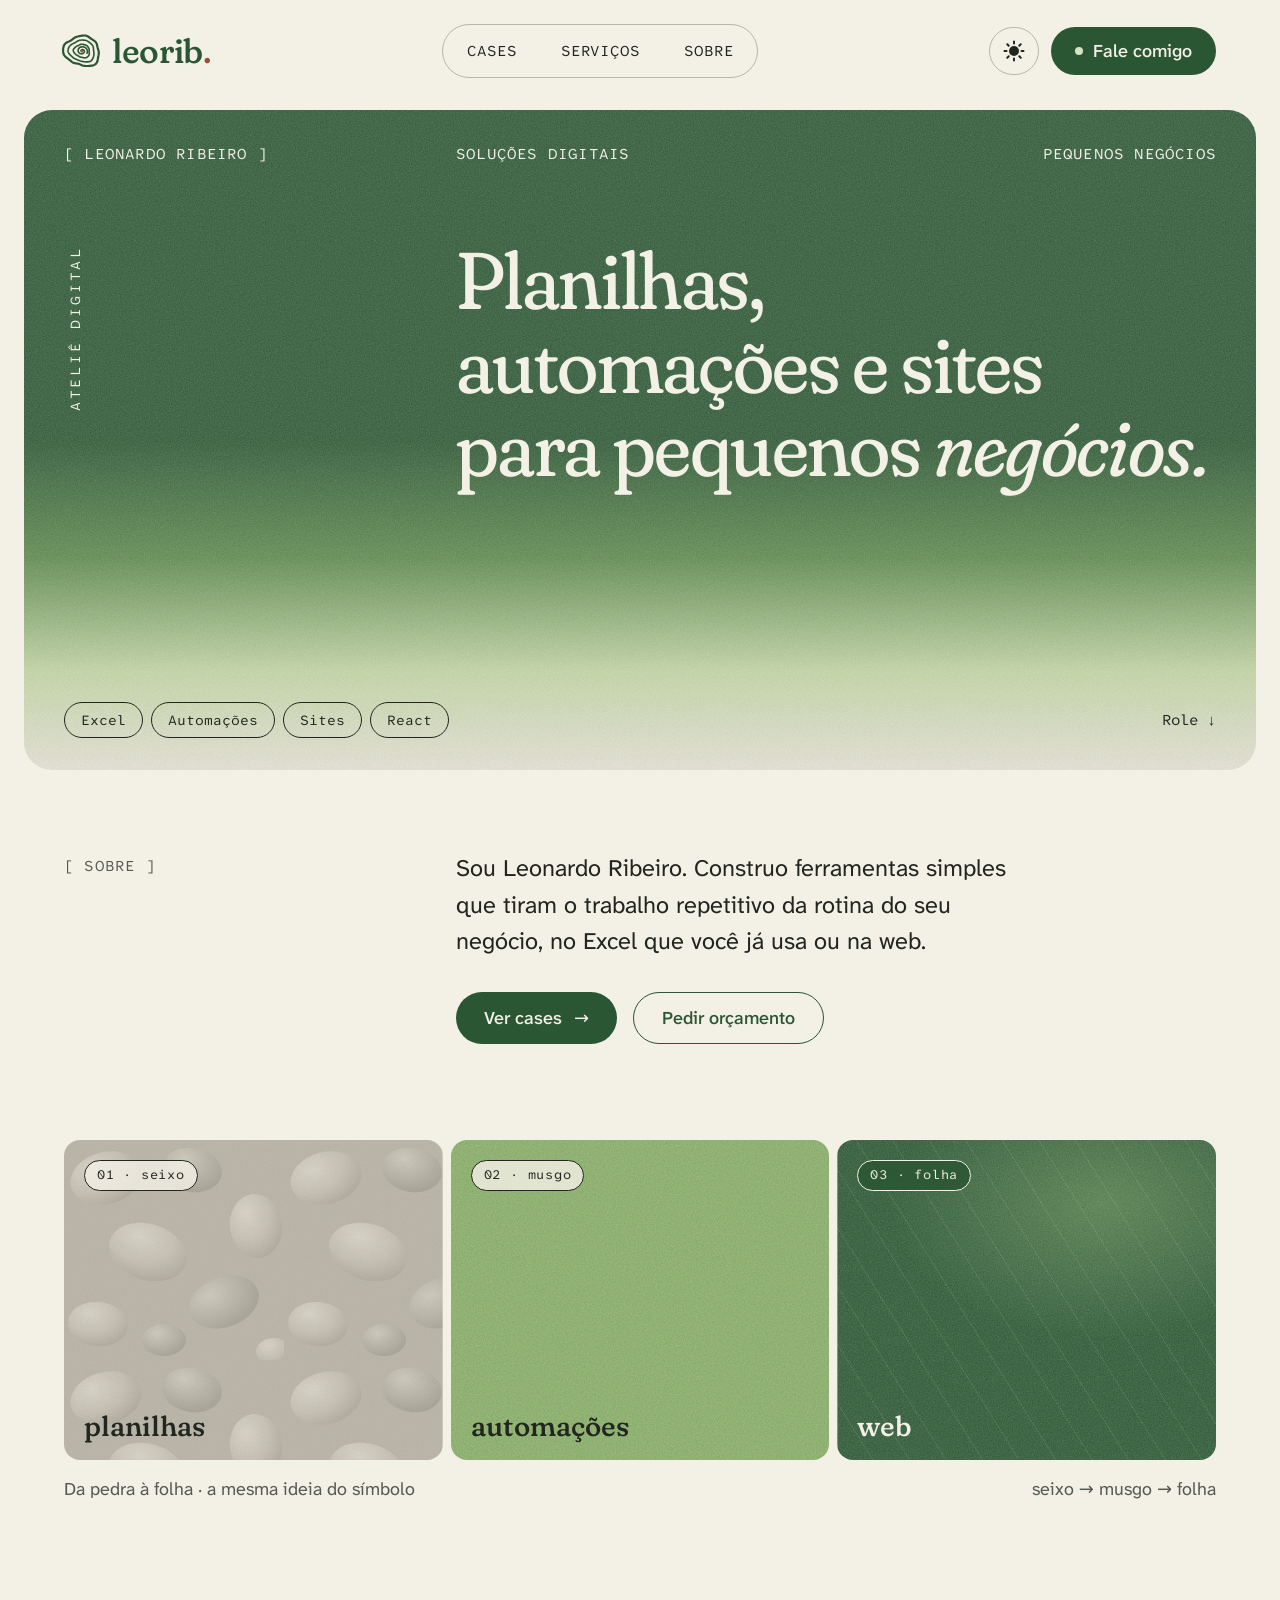
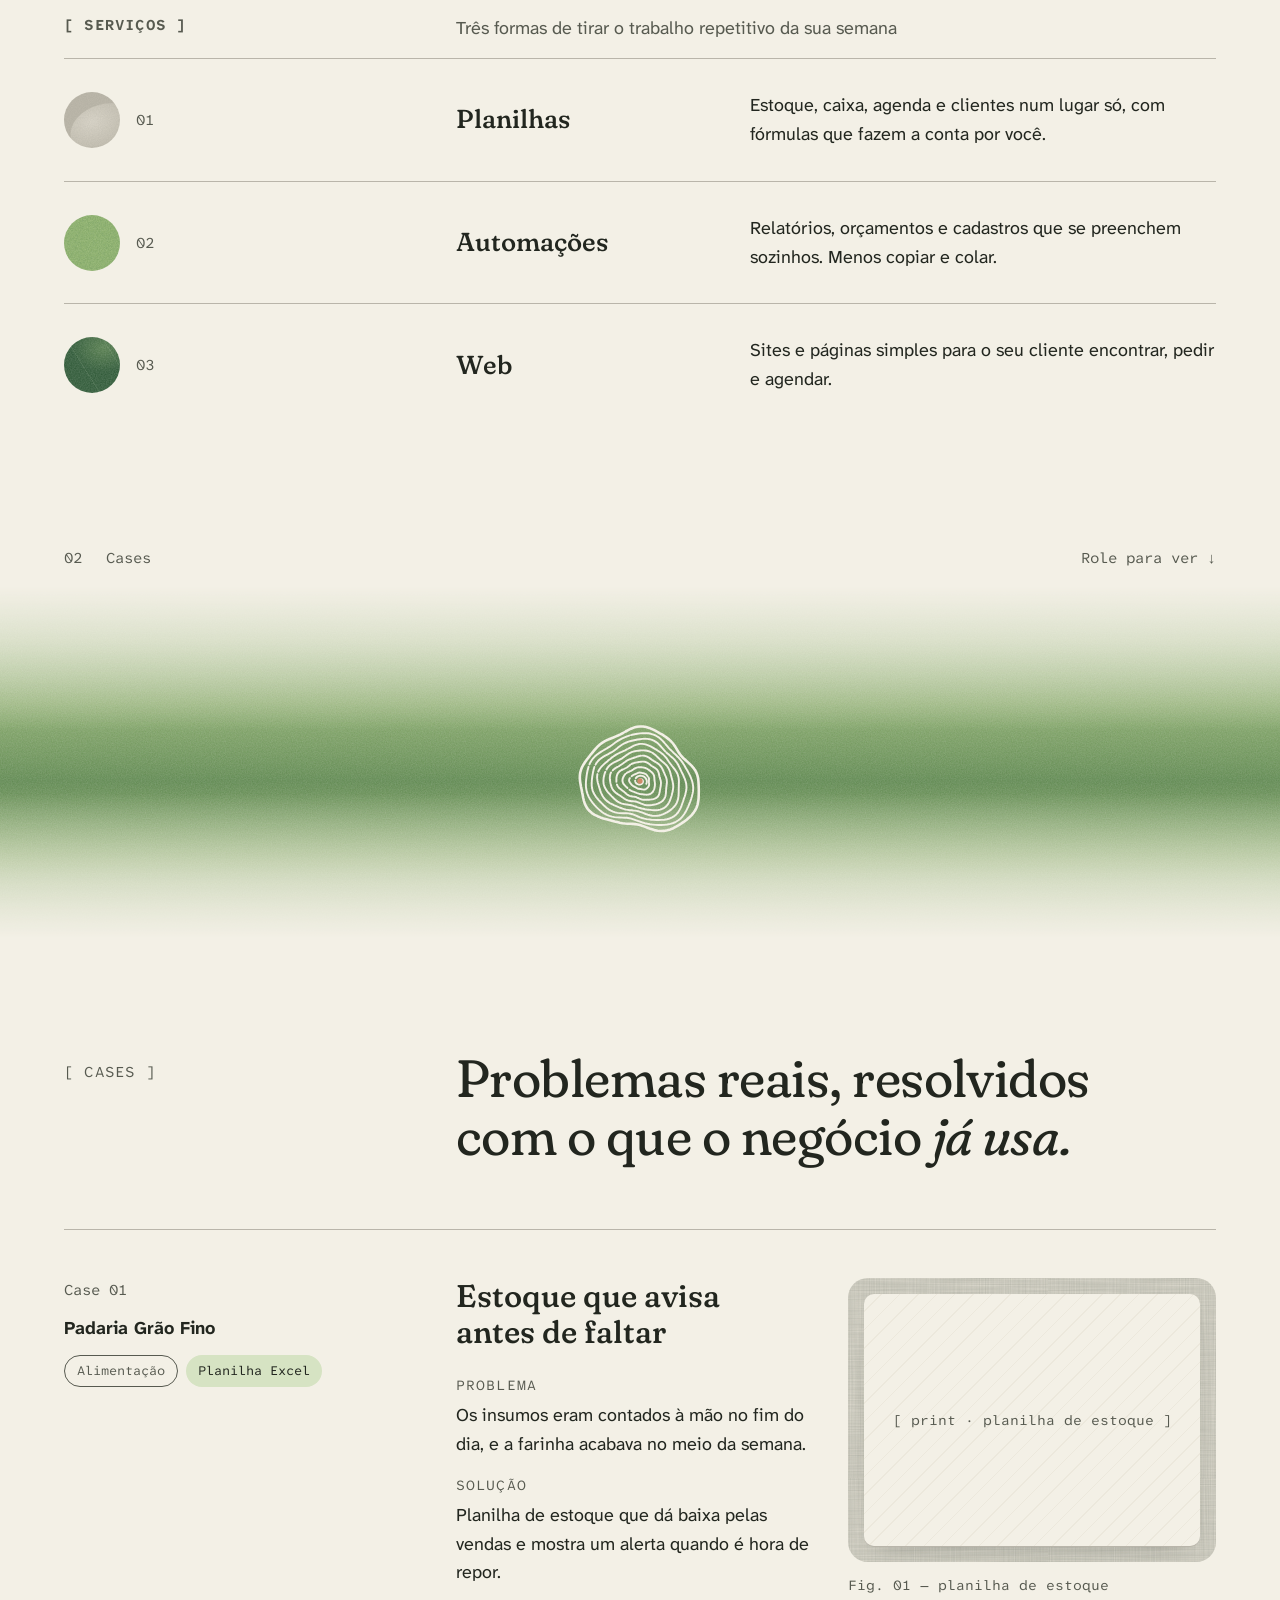
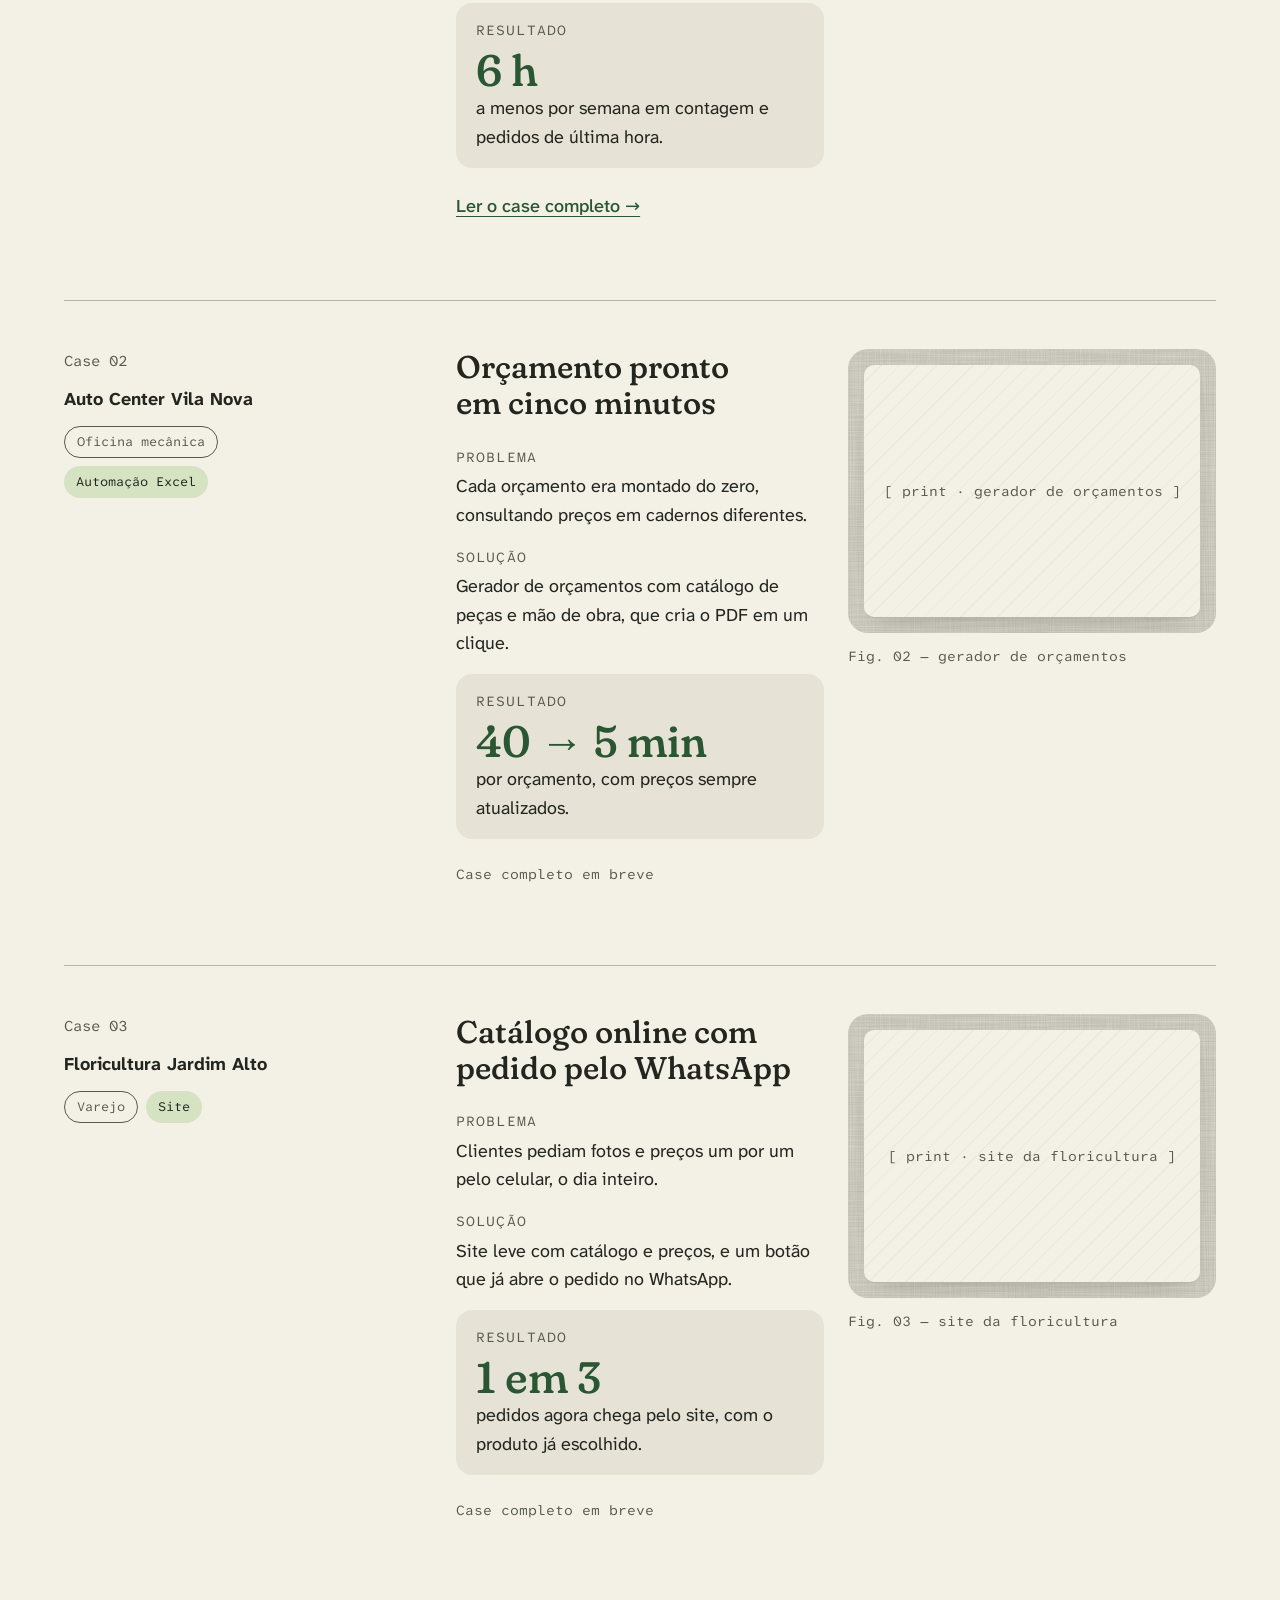
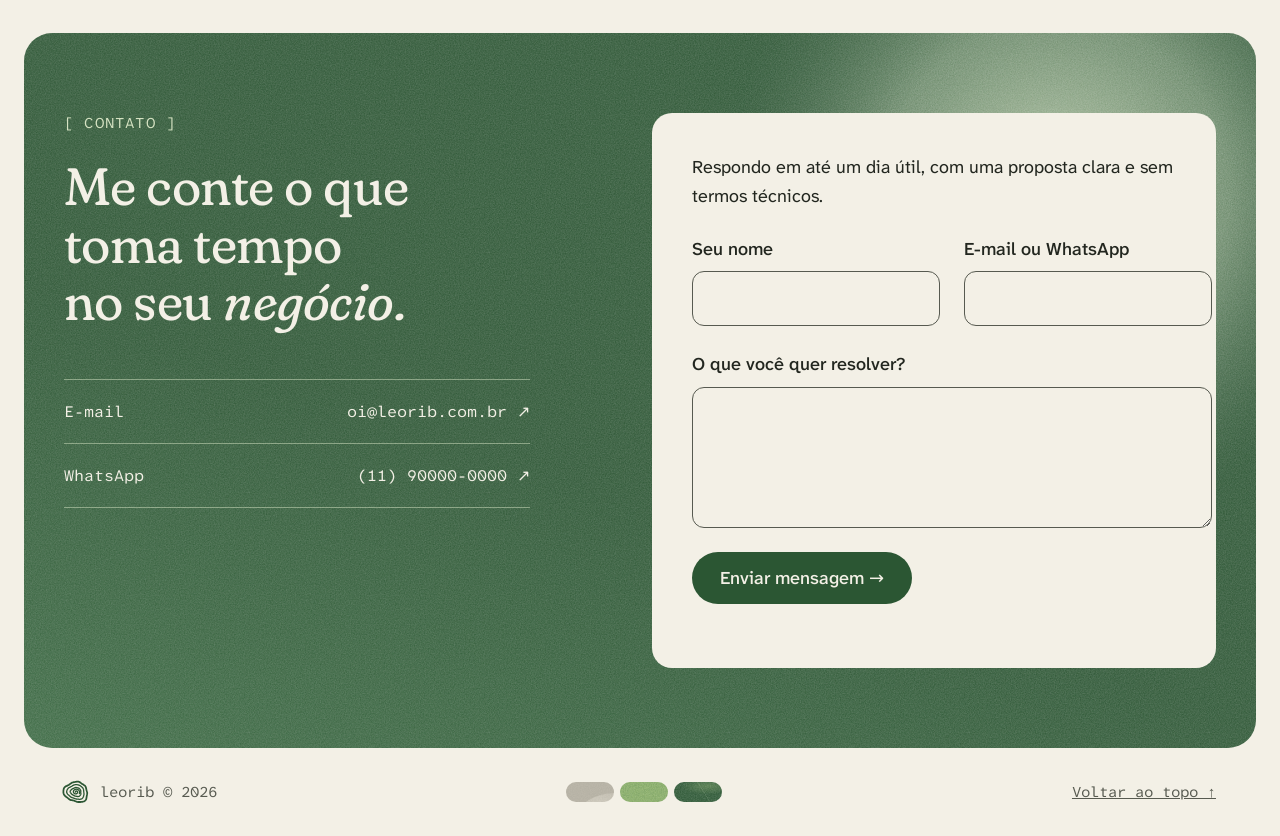
<file: index.html>
<!doctype html>
<html lang="pt-BR">
<head>
<meta charset="utf-8">
<meta name="viewport" content="width=device-width, initial-scale=1">
<title>leorib · Planilhas, automações e sites para pequenos negócios</title>
<meta name="description" content="Leonardo Ribeiro constrói planilhas, automações e sites simples que tiram o trabalho repetitivo da rotina de pequenos negócios.">
<meta name="theme-color" content="#F3F0E6" media="(prefers-color-scheme: light)">
<meta name="theme-color" content="#151A15" media="(prefers-color-scheme: dark)">
<script>/* tema: aplica a escolha salva antes do CSS, para não piscar o tema errado */(function(){var t=null;try{t=localStorage.getItem('leorib-tema')}catch(e){}if(t!=='light'&&t!=='dark')return;document.documentElement.setAttribute('data-theme',t);var c=t==='dark'?'#151A15':'#F3F0E6';document.querySelectorAll('meta[name="theme-color"]').forEach(function(m){m.setAttribute('content',c)})})()</script>
<link rel="preconnect" href="https://fonts.googleapis.com">
<link rel="preconnect" href="https://fonts.gstatic.com" crossorigin>
<link rel="stylesheet" href="https://fonts.googleapis.com/css2?family=Fraunces:ital,opsz,wght,SOFT@0,9..144,400..700,0..100;1,9..144,400..700,0..100&family=Atkinson+Hyperlegible+Next:wght@400;500;700&family=Atkinson+Hyperlegible+Mono:wght@400;500&display=swap">
<link rel="stylesheet" href="css/styles.css">
<script>document.documentElement.classList.add('js')</script>
<script src="js/digital.js" defer></script>
<script src="js/site.js" defer></script>
</head>
<body>
<a class="skip" href="#conteudo">Pular para o conteúdo</a>

<header class="site-header wrap">
  <a class="brand" href="index.html" aria-label="leorib, página inicial"><leo-digital size="36" cor="var(--logo)" cor-semente="var(--logo-seed)"></leo-digital><span>leorib<span class="brand-dot">.</span></span></a>
  <nav class="nav-pill" aria-label="Principal">
    <a href="#cases">Cases</a>
    <a href="servicos.html">Serviços</a>
    <a href="sobre.html">Sobre</a>
  </nav>
  <div class="header-actions">
    <button class="theme-toggle" type="button" data-theme-toggle><svg class="theme-icon" viewBox="0 0 24 24" aria-hidden="true" focusable="false"><defs><mask id="tema-mascara-h" maskUnits="userSpaceOnUse" x="0" y="0" width="24" height="24"><rect width="24" height="24" fill="#fff"/><circle class="corte" cx="12" cy="12" r="7" fill="#000"/></mask></defs><g mask="url(#tema-mascara-h)"><circle class="sol" cx="12" cy="12" r="5" fill="currentColor"/></g><g class="raios" fill="none" stroke="currentColor" stroke-width="2" stroke-linecap="round"><path d="M12 2.5v2M12 19.5v2M2.5 12h2M19.5 12h2M5.3 5.3l1.4 1.4M17.3 17.3l1.4 1.4M5.3 18.7l1.4-1.4M17.3 6.7l1.4-1.4"/></g></svg><span class="theme-label sr-only">Mudar para modo escuro</span></button>
    <a class="btn btn-primary btn-header" href="#contato"><span class="dot" aria-hidden="true"></span>Fale comigo</a>
  </div>
  <button class="menu-btn" type="button" aria-expanded="false" aria-controls="menu">Menu</button>
</header>

<div class="mobile-menu" id="menu" role="dialog" aria-modal="true" aria-label="Menu" hidden>
  <div class="mobile-menu-top">
    <a class="brand" href="index.html" aria-label="leorib, página inicial"><leo-digital size="26" cor="#F3F0E6" cor-semente="#D08A68"></leo-digital><span>leorib<span class="brand-dot">.</span></span></a>
    <button class="close-btn" type="button">Fechar</button>
  </div>
  <nav aria-label="Principal">
    <a href="#cases">Cases</a>
    <a href="servicos.html">Serviços</a>
    <a href="sobre.html">Sobre</a>
  </nav>
  <a class="btn btn-light" href="#contato">Fale comigo</a>
  <button class="theme-toggle" type="button" data-theme-toggle><svg class="theme-icon" viewBox="0 0 24 24" aria-hidden="true" focusable="false"><defs><mask id="tema-mascara-m" maskUnits="userSpaceOnUse" x="0" y="0" width="24" height="24"><rect width="24" height="24" fill="#fff"/><circle class="corte" cx="12" cy="12" r="7" fill="#000"/></mask></defs><g mask="url(#tema-mascara-m)"><circle class="sol" cx="12" cy="12" r="5" fill="currentColor"/></g><g class="raios" fill="none" stroke="currentColor" stroke-width="2" stroke-linecap="round"><path d="M12 2.5v2M12 19.5v2M2.5 12h2M19.5 12h2M5.3 5.3l1.4 1.4M17.3 17.3l1.4 1.4M5.3 18.7l1.4-1.4M17.3 6.7l1.4-1.4"/></g></svg><span class="theme-label">Mudar para modo escuro</span></button>
</div>

<main id="conteudo">

  <div class="inset">
    <section class="hero" data-reveal aria-labelledby="hero-titulo">
      <div class="hero-meta">
        <span>[&nbsp;Leonardo Ribeiro&nbsp;]</span>
        <span>Soluções digitais</span>
        <span>Pequenos negócios</span>
      </div>
      <h1 id="hero-titulo">
        <span data-reveal data-delay="200">Planilhas,</span>
        <span data-reveal data-delay="320">automações e sites</span>
        <span data-reveal data-delay="440">para pequenos <em>negócios.</em></span>
      </h1>
      <span class="hero-vertical" aria-hidden="true">ateliê digital</span>
      <div class="hero-foot">
        <div class="tags" aria-label="Ferramentas">
          <span>Excel</span><span>Automações</span><span>Sites</span><span>React</span>
        </div>
        <span aria-hidden="true">Role ↓</span>
      </div>
    </section>
  </div>

  <section class="wrap grid intro" aria-labelledby="sobre-label">
    <p class="c-label label" id="sobre-label">[&nbsp;Sobre&nbsp;]</p>
    <div class="c-main7 intro-body" data-reveal>
      <p class="lead">Sou Leonardo Ribeiro. Construo ferramentas simples que tiram o trabalho repetitivo da rotina do seu negócio, no Excel que você já usa ou na web.</p>
      <div class="actions">
        <a class="btn btn-primary" href="#cases">Ver cases <span aria-hidden="true">→</span></a>
        <a class="btn btn-secondary" href="#contato">Pedir orçamento</a>
      </div>
    </div>
  </section>

  <div class="wrap">
    <div class="faixas">
      <a class="faixa mat-seixo" href="servicos.html#planilhas" data-strip data-delay="0"><span class="mat-pill">01 · seixo</span><span class="faixa-nome">planilhas</span></a>
      <a class="faixa mat-musgo" href="servicos.html#automacoes" data-strip data-delay="120"><span class="mat-pill">02 · musgo</span><span class="faixa-nome">automações</span></a>
      <a class="faixa mat-folha" href="servicos.html#web" data-strip data-delay="240"><span class="mat-pill">03 · folha</span><span class="faixa-nome">web</span></a>
    </div>
    <div class="faixas-legenda"><span>Da pedra à folha · a mesma ideia do símbolo</span><span>seixo → musgo → folha</span></div>
  </div>

  <section aria-labelledby="servicos-label">
    <div class="wrap grid sec-head">
      <h2 class="c-label label" id="servicos-label">[&nbsp;Serviços&nbsp;]</h2>
      <p class="c-main note">Três formas de tirar o trabalho repetitivo da sua semana</p>
    </div>
    <div class="wrap">
      <div class="rule" data-line style="transform-origin:left"></div>
      <div class="serv-row" data-reveal>
        <div class="ic"><span class="sw mat-seixo" aria-hidden="true"></span>01</div>
        <h3>Planilhas</h3>
        <p>Estoque, caixa, agenda e clientes num lugar só, com fórmulas que fazem a conta por você.</p>
      </div>
      <div class="rule" data-line style="transform-origin:left"></div>
      <div class="serv-row" data-reveal>
        <div class="ic"><span class="sw mat-musgo" aria-hidden="true"></span>02</div>
        <h3>Automações</h3>
        <p>Relatórios, orçamentos e cadastros que se preenchem sozinhos. Menos copiar e colar.</p>
      </div>
      <div class="rule" data-line style="transform-origin:left"></div>
      <div class="serv-row" data-reveal>
        <div class="ic"><span class="sw mat-folha" aria-hidden="true"></span>03</div>
        <h3>Web</h3>
        <p>Sites e páginas simples para o seu cliente encontrar, pedir e agendar.</p>
      </div>
    </div>
  </section>

  <div class="respiro" aria-hidden="true">
    <div class="wrap" style="position:relative;height:100%">
      <div class="respiro-top"><span><span>02</span><span>Cases</span></span><span>Role para ver ↓</span></div>
    </div>
    <div class="respiro-mark" data-reveal><leo-digital size="120" cor="#F3F0E6" cor-semente="#D08A68"></leo-digital></div>
  </div>

  <section id="cases" aria-labelledby="cases-titulo" style="scroll-margin-top:24px">
    <div class="wrap grid cases-head">
      <p class="c-label label">[&nbsp;Cases&nbsp;]</p>
      <h2 class="c-main7 h2" id="cases-titulo" data-reveal>Problemas reais, resolvidos com o que o negócio <em>já usa.</em></h2>
    </div>

    <div class="wrap">
      <div class="rule" data-line style="transform-origin:left"></div>
      <article class="case-row" id="case-01" aria-labelledby="case-01-t">
        <div class="case-meta" data-reveal>
          <span class="n">Case 01</span>
          <span class="cliente">Padaria Grão Fino</span>
          <div class="tags"><span class="tag tag-outline">Alimentação</span><span class="tag tag-fill">Planilha Excel</span></div>
        </div>
        <div class="case-body" data-reveal data-delay="100">
          <h3 class="h3" id="case-01-t">Estoque que avisa antes de faltar</h3>
          <dl>
            <div><dt>Problema</dt><dd>Os insumos eram contados à mão no fim do dia, e a farinha acabava no meio da semana.</dd></div>
            <div><dt>Solução</dt><dd>Planilha de estoque que dá baixa pelas vendas e mostra um alerta quando é hora de repor.</dd></div>
            <div class="resultado"><dt>Resultado</dt><dd><span class="num">6 h</span><span>a menos por semana em contagem e pedidos de última hora.</span></dd></div>
          </dl>
          <a class="link" href="case-padaria-grao-fino.html">Ler o case completo →</a>
        </div>
        <figure class="case-fig" data-reveal data-delay="200">
          <div class="frame-wrap">
            <div class="frame"><div class="frame-print">[&nbsp;print · planilha de estoque&nbsp;]</div></div>
            <figcaption class="caption">Fig. 01 — planilha de estoque</figcaption>
          </div>
        </figure>
      </article>

      <div class="rule" data-line style="transform-origin:left"></div>
      <article class="case-row" id="case-02" aria-labelledby="case-02-t">
        <div class="case-meta" data-reveal>
          <span class="n">Case 02</span>
          <span class="cliente">Auto Center Vila Nova</span>
          <div class="tags"><span class="tag tag-outline">Oficina mecânica</span><span class="tag tag-fill">Automação Excel</span></div>
        </div>
        <div class="case-body" data-reveal data-delay="100">
          <h3 class="h3" id="case-02-t">Orçamento pronto em cinco minutos</h3>
          <dl>
            <div><dt>Problema</dt><dd>Cada orçamento era montado do zero, consultando preços em cadernos diferentes.</dd></div>
            <div><dt>Solução</dt><dd>Gerador de orçamentos com catálogo de peças e mão de obra, que cria o PDF em um clique.</dd></div>
            <div class="resultado"><dt>Resultado</dt><dd><span class="num">40 → 5 min</span><span>por orçamento, com preços sempre atualizados.</span></dd></div>
          </dl>
          <span class="case-soon">Case completo em breve</span>
        </div>
        <figure class="case-fig" data-reveal data-delay="200">
          <div class="frame-wrap">
            <div class="frame"><div class="frame-print">[&nbsp;print · gerador de orçamentos&nbsp;]</div></div>
            <figcaption class="caption">Fig. 02 — gerador de orçamentos</figcaption>
          </div>
        </figure>
      </article>

      <div class="rule" data-line style="transform-origin:left"></div>
      <article class="case-row" id="case-03" aria-labelledby="case-03-t">
        <div class="case-meta" data-reveal>
          <span class="n">Case 03</span>
          <span class="cliente">Floricultura Jardim Alto</span>
          <div class="tags"><span class="tag tag-outline">Varejo</span><span class="tag tag-fill">Site</span></div>
        </div>
        <div class="case-body" data-reveal data-delay="100">
          <h3 class="h3" id="case-03-t">Catálogo online com pedido pelo WhatsApp</h3>
          <dl>
            <div><dt>Problema</dt><dd>Clientes pediam fotos e preços um por um pelo celular, o dia inteiro.</dd></div>
            <div><dt>Solução</dt><dd>Site leve com catálogo e preços, e um botão que já abre o pedido no WhatsApp.</dd></div>
            <div class="resultado"><dt>Resultado</dt><dd><span class="num">1 em 3</span><span>pedidos agora chega pelo site, com o produto já escolhido.</span></dd></div>
          </dl>
          <span class="case-soon">Case completo em breve</span>
        </div>
        <figure class="case-fig" data-reveal data-delay="200">
          <div class="frame-wrap">
            <div class="frame"><div class="frame-print">[&nbsp;print · site da floricultura&nbsp;]</div></div>
            <figcaption class="caption">Fig. 03 — site da floricultura</figcaption>
          </div>
        </figure>
      </article>
    </div>
  </section>

  <div class="inset">
    <section class="contato" id="contato" aria-labelledby="contato-titulo">
      <div class="orb" data-orb aria-hidden="true"></div>
      <div class="contato-texto" data-reveal>
        <p class="label">[&nbsp;Contato&nbsp;]</p>
        <h2 class="h2" id="contato-titulo">Me conte o que toma tempo no seu <em>negócio.</em></h2>
        <div class="contato-links">
          <a href="mailto:oi@leorib.com.br"><span>E-mail</span><span>oi@leorib.com.br ↗</span></a>
          <a href="https://wa.me/5511900000000" target="_blank" rel="noopener"><span>WhatsApp</span><span>(11) 90000-0000 ↗</span></a>
        </div>
      </div>
      <form class="form" data-contato data-email="oi@leorib.com.br" novalidate>
        <p class="full">Respondo em até um dia útil, com uma proposta clara e sem termos técnicos.</p>
        <label class="field">Seu nome<input type="text" name="nome" autocomplete="name"><span class="err">Diga como posso te chamar.</span></label>
        <label class="field">E-mail ou WhatsApp<input type="text" name="contato" autocomplete="email"><span class="err">Deixe um e-mail ou número para eu responder.</span></label>
        <label class="field full">O que você quer resolver?<textarea name="mensagem" rows="4"></textarea><span class="err">Conte em uma frase o que toma tempo.</span></label>
        <button class="btn btn-primary" type="submit">Enviar mensagem →</button>
        <p class="form-status full" role="status"></p>
      </form>
    </section>
  </div>

</main>

<footer class="wrap site-footer">
  <span class="sig"><leo-digital size="24" cor="var(--logo)" cor-semente="var(--logo-seed)"></leo-digital>leorib © 2026</span>
  <span class="swatches" aria-hidden="true"><span class="mat-seixo"></span><span class="mat-musgo"></span><span class="mat-folha"></span></span>
  <a href="#conteudo">Voltar ao topo ↑</a>
</footer>
</body>
</html>
</file>
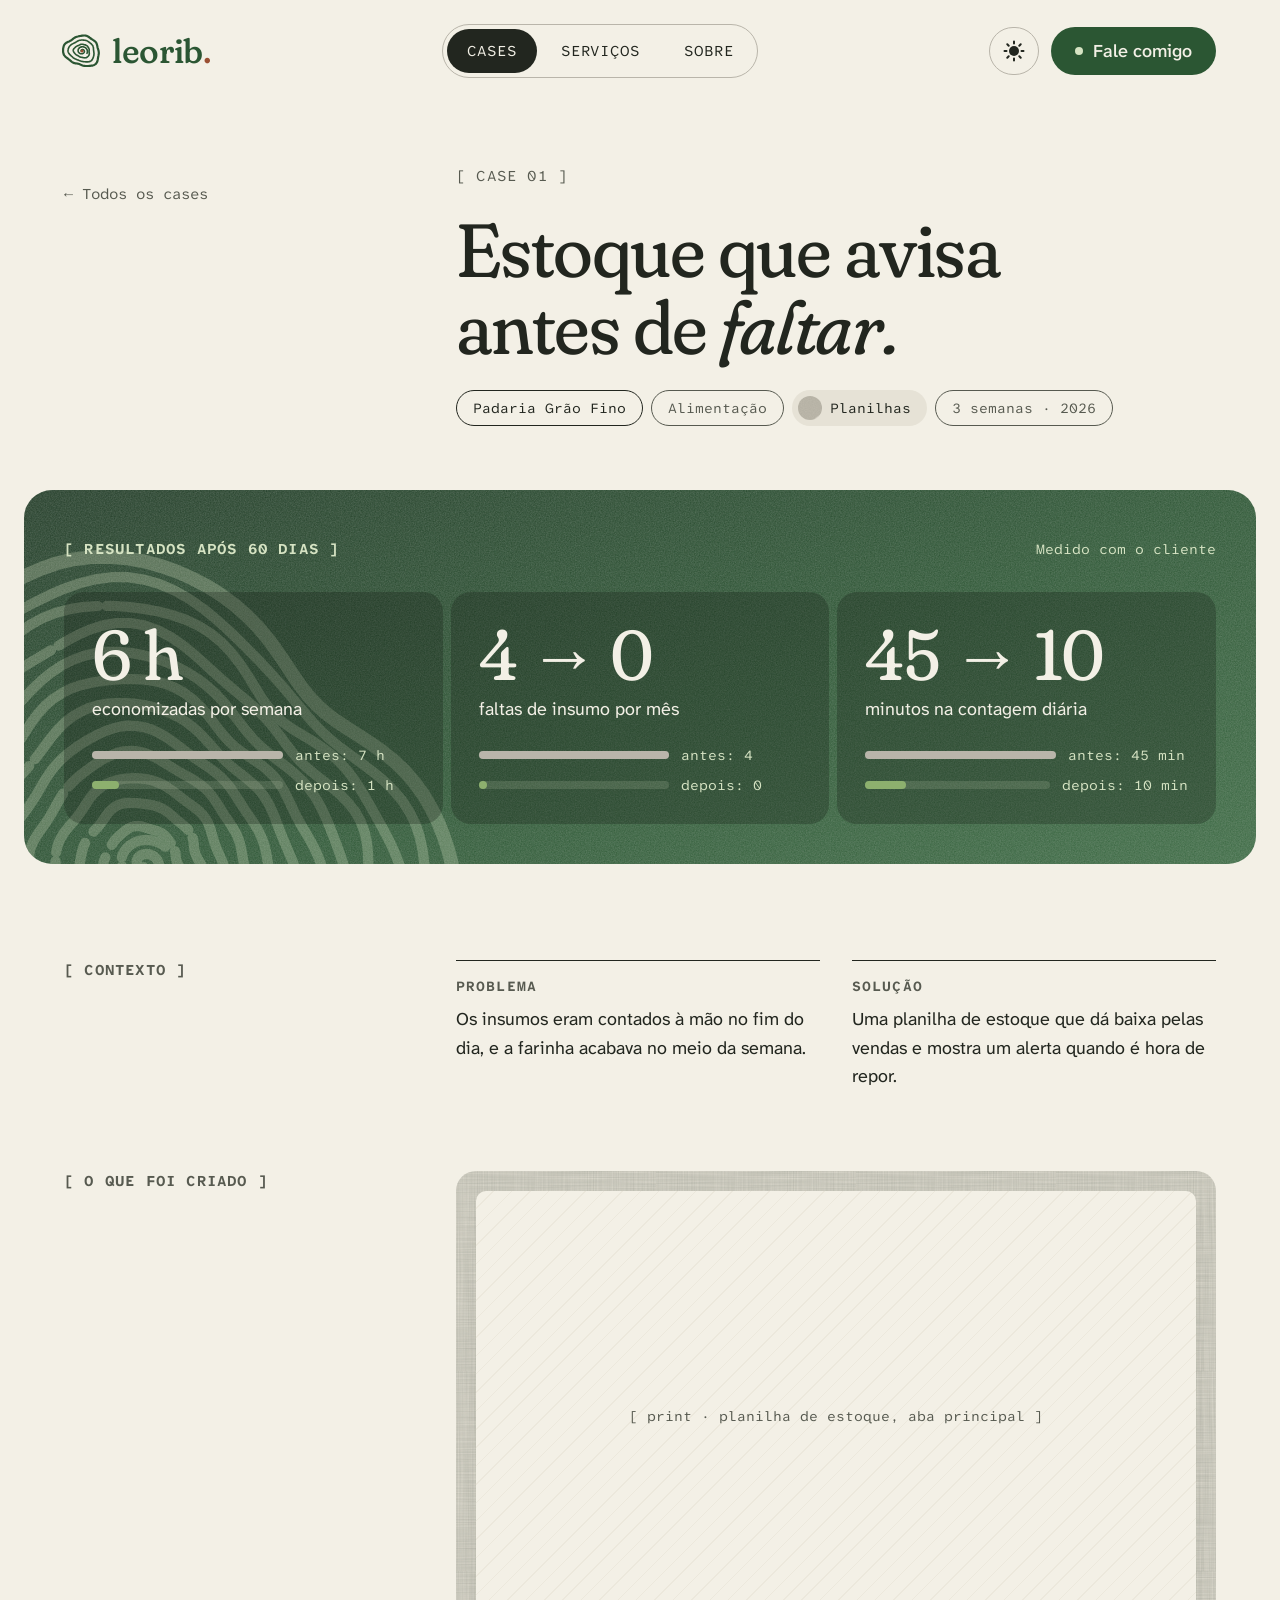
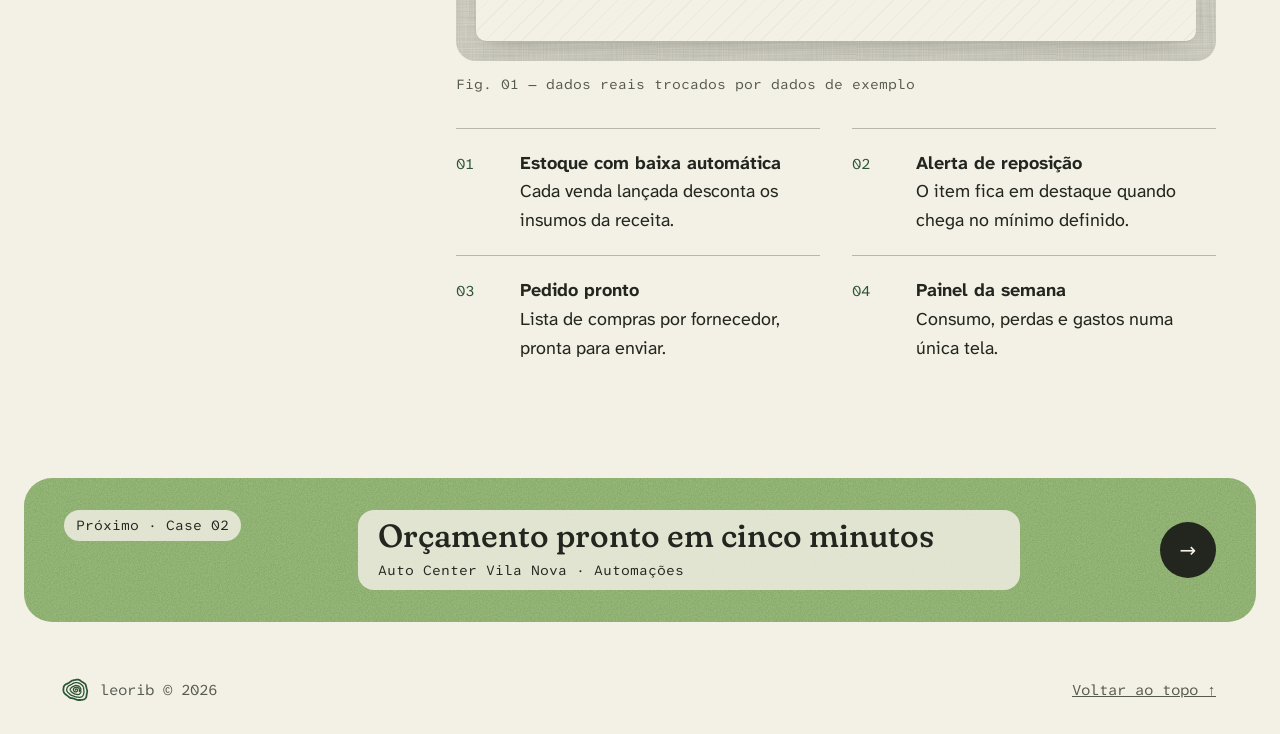
<file: case-padaria-grao-fino.html>
<!doctype html>
<html lang="pt-BR">
<head>
<meta charset="utf-8">
<meta name="viewport" content="width=device-width, initial-scale=1">
<title>Case 01 · Padaria Grão Fino · leorib</title>
<meta name="description" content="Planilha de estoque que dá baixa pelas vendas e avisa antes de faltar: 6 horas a menos por semana para a Padaria Grão Fino.">
<meta name="theme-color" content="#F3F0E6" media="(prefers-color-scheme: light)">
<meta name="theme-color" content="#151A15" media="(prefers-color-scheme: dark)">
<script>/* tema: aplica a escolha salva antes do CSS, para não piscar o tema errado */(function(){var t=null;try{t=localStorage.getItem('leorib-tema')}catch(e){}if(t!=='light'&&t!=='dark')return;document.documentElement.setAttribute('data-theme',t);var c=t==='dark'?'#151A15':'#F3F0E6';document.querySelectorAll('meta[name="theme-color"]').forEach(function(m){m.setAttribute('content',c)})})()</script>
<link rel="preconnect" href="https://fonts.googleapis.com">
<link rel="preconnect" href="https://fonts.gstatic.com" crossorigin>
<link rel="stylesheet" href="https://fonts.googleapis.com/css2?family=Fraunces:ital,opsz,wght,SOFT@0,9..144,400..700,0..100;1,9..144,400..700,0..100&family=Atkinson+Hyperlegible+Next:wght@400;500;700&family=Atkinson+Hyperlegible+Mono:wght@400;500&display=swap">
<link rel="stylesheet" href="css/styles.css">
<script>document.documentElement.classList.add('js')</script>
<script src="js/digital.js" defer></script>
<script src="js/site.js" defer></script>
</head>
<body>
<a class="skip" href="#conteudo">Pular para o conteúdo</a>

<header class="site-header wrap">
  <a class="brand" href="index.html" aria-label="leorib, página inicial"><leo-digital size="36" cor="var(--logo)" cor-semente="var(--logo-seed)"></leo-digital><span>leorib<span class="brand-dot">.</span></span></a>
  <nav class="nav-pill" aria-label="Principal">
    <a href="index.html#cases" aria-current="page">Cases</a>
    <a href="servicos.html">Serviços</a>
    <a href="sobre.html">Sobre</a>
  </nav>
  <div class="header-actions">
    <button class="theme-toggle" type="button" data-theme-toggle><svg class="theme-icon" viewBox="0 0 24 24" aria-hidden="true" focusable="false"><defs><mask id="tema-mascara-h" maskUnits="userSpaceOnUse" x="0" y="0" width="24" height="24"><rect width="24" height="24" fill="#fff"/><circle class="corte" cx="12" cy="12" r="7" fill="#000"/></mask></defs><g mask="url(#tema-mascara-h)"><circle class="sol" cx="12" cy="12" r="5" fill="currentColor"/></g><g class="raios" fill="none" stroke="currentColor" stroke-width="2" stroke-linecap="round"><path d="M12 2.5v2M12 19.5v2M2.5 12h2M19.5 12h2M5.3 5.3l1.4 1.4M17.3 17.3l1.4 1.4M5.3 18.7l1.4-1.4M17.3 6.7l1.4-1.4"/></g></svg><span class="theme-label sr-only">Mudar para modo escuro</span></button>
    <a class="btn btn-primary btn-header" href="index.html#contato"><span class="dot" aria-hidden="true"></span>Fale comigo</a>
  </div>
  <button class="menu-btn" type="button" aria-expanded="false" aria-controls="menu">Menu</button>
</header>

<div class="mobile-menu" id="menu" role="dialog" aria-modal="true" aria-label="Menu" hidden>
  <div class="mobile-menu-top">
    <a class="brand" href="index.html" aria-label="leorib, página inicial"><leo-digital size="26" cor="#F3F0E6" cor-semente="#D08A68"></leo-digital><span>leorib<span class="brand-dot">.</span></span></a>
    <button class="close-btn" type="button">Fechar</button>
  </div>
  <nav aria-label="Principal">
    <a href="index.html#cases" aria-current="page">Cases</a>
    <a href="servicos.html">Serviços</a>
    <a href="sobre.html">Sobre</a>
  </nav>
  <a class="btn btn-light" href="index.html#contato">Fale comigo</a>
  <button class="theme-toggle" type="button" data-theme-toggle><svg class="theme-icon" viewBox="0 0 24 24" aria-hidden="true" focusable="false"><defs><mask id="tema-mascara-m" maskUnits="userSpaceOnUse" x="0" y="0" width="24" height="24"><rect width="24" height="24" fill="#fff"/><circle class="corte" cx="12" cy="12" r="7" fill="#000"/></mask></defs><g mask="url(#tema-mascara-m)"><circle class="sol" cx="12" cy="12" r="5" fill="currentColor"/></g><g class="raios" fill="none" stroke="currentColor" stroke-width="2" stroke-linecap="round"><path d="M12 2.5v2M12 19.5v2M2.5 12h2M19.5 12h2M5.3 5.3l1.4 1.4M17.3 17.3l1.4 1.4M5.3 18.7l1.4-1.4M17.3 6.7l1.4-1.4"/></g></svg><span class="theme-label">Mudar para modo escuro</span></button>
</div>

<main id="conteudo">

  <div class="wrap grid case-head">
    <a class="c-label back" href="index.html#cases">← Todos os cases</a>
    <div class="c-main stack">
      <p class="label">[&nbsp;Case 01&nbsp;]</p>
      <h1 class="h1" data-reveal>Estoque que avisa antes de <em>faltar.</em></h1>
      <ul class="tags" aria-label="Sobre o projeto">
        <li class="tag tag-lg tag-strong">Padaria Grão Fino</li>
        <li class="tag tag-lg tag-outline">Alimentação</li>
        <li class="tag tag-lg tag-swatch"><span class="sw mat-seixo" aria-hidden="true"></span>Planilhas</li>
        <li class="tag tag-lg tag-outline">3 semanas · 2026</li>
      </ul>
    </div>
  </div>

  <div class="inset">
    <section class="kpi-painel" aria-labelledby="kpi-titulo">
      <div class="bg-mark" aria-hidden="true" style="--s:640px"><leo-digital size="640" seed="Padaria Grão Fino" aneis="12" cor="#D6E3C3" semente="false"></leo-digital></div>
      <div class="top">
        <h2 class="label" id="kpi-titulo">[&nbsp;Resultados após 60 dias&nbsp;]</h2>
        <span class="caption">Medido com o cliente</span>
      </div>
      <div class="kpis">
        <div class="kpi" data-reveal>
          <div><span class="valor">6 h</span><span>economizadas por semana</span></div>
          <div class="bars">
            <div class="bar"><div class="track"><div class="fill" data-line style="width:100%;background:#B9B5AA"></div></div><span>antes: 7 h</span></div>
            <div class="bar"><div class="track"><div class="fill" data-line data-delay="300" style="width:14%;background:#8DB06E"></div></div><span>depois: 1 h</span></div>
          </div>
        </div>
        <div class="kpi" data-reveal data-delay="100">
          <div><span class="valor">4 → 0</span><span>faltas de insumo por mês</span></div>
          <div class="bars">
            <div class="bar"><div class="track"><div class="fill" data-line style="width:100%;background:#B9B5AA"></div></div><span>antes: 4</span></div>
            <div class="bar"><div class="track"><div class="fill" data-line data-delay="300" style="width:2%;background:#8DB06E"></div></div><span>depois: 0</span></div>
          </div>
        </div>
        <div class="kpi" data-reveal data-delay="200">
          <div><span class="valor">45 → 10</span><span>minutos na contagem diária</span></div>
          <div class="bars">
            <div class="bar"><div class="track"><div class="fill" data-line style="width:100%;background:#B9B5AA"></div></div><span>antes: 45 min</span></div>
            <div class="bar"><div class="track"><div class="fill" data-line data-delay="300" style="width:22%;background:#8DB06E"></div></div><span>depois: 10 min</span></div>
          </div>
        </div>
      </div>
    </section>
  </div>

  <section class="wrap grid contexto" aria-labelledby="contexto-label">
    <h2 class="c-label label" id="contexto-label">[&nbsp;Contexto&nbsp;]</h2>
    <div class="c-main pair" data-reveal>
      <div><h3 class="label-sm">Problema</h3><p>Os insumos eram contados à mão no fim do dia, e a farinha acabava no meio da semana.</p></div>
      <div><h3 class="label-sm">Solução</h3><p>Uma planilha de estoque que dá baixa pelas vendas e mostra um alerta quando é hora de repor.</p></div>
    </div>
  </section>

  <section class="wrap grid criado" aria-labelledby="criado-label">
    <h2 class="c-label label" id="criado-label">[&nbsp;O que foi criado&nbsp;]</h2>
    <figure class="c-main" data-reveal style="display:flex;flex-direction:column;gap:12px">
      <div class="frame"><div class="frame-print wide">[&nbsp;print · planilha de estoque, aba principal&nbsp;]</div></div>
      <figcaption class="caption">Fig. 01 — dados reais trocados por dados de exemplo</figcaption>
    </figure>
    <ol class="c-main criado-lista">
      <li><div><span class="n">01</span></div><div><span class="t">Estoque com baixa automática</span>Cada venda lançada desconta os insumos da receita.</div></li>
      <li><div><span class="n">02</span></div><div><span class="t">Alerta de reposição</span>O item fica em destaque quando chega no mínimo definido.</div></li>
      <li><div><span class="n">03</span></div><div><span class="t">Pedido pronto</span>Lista de compras por fornecedor, pronta para enviar.</div></li>
      <li><div><span class="n">04</span></div><div><span class="t">Painel da semana</span>Consumo, perdas e gastos numa única tela.</div></li>
    </ol>
  </section>

  <div class="inset">
    <a class="proximo mat-musgo" href="index.html#case-02">
      <span class="mat-pill">Próximo · Case 02</span>
      <span class="card">
        <span class="t">Orçamento pronto em cinco minutos</span>
        <span class="s">Auto Center Vila Nova · Automações</span>
      </span>
      <span class="arrow" aria-hidden="true">→</span>
    </a>
  </div>

</main>

<footer class="wrap site-footer">
  <span class="sig"><leo-digital size="24" cor="var(--logo)" cor-semente="var(--logo-seed)"></leo-digital>leorib © 2026</span>
  <a href="#conteudo">Voltar ao topo ↑</a>
</footer>
</body>
</html>
</file>
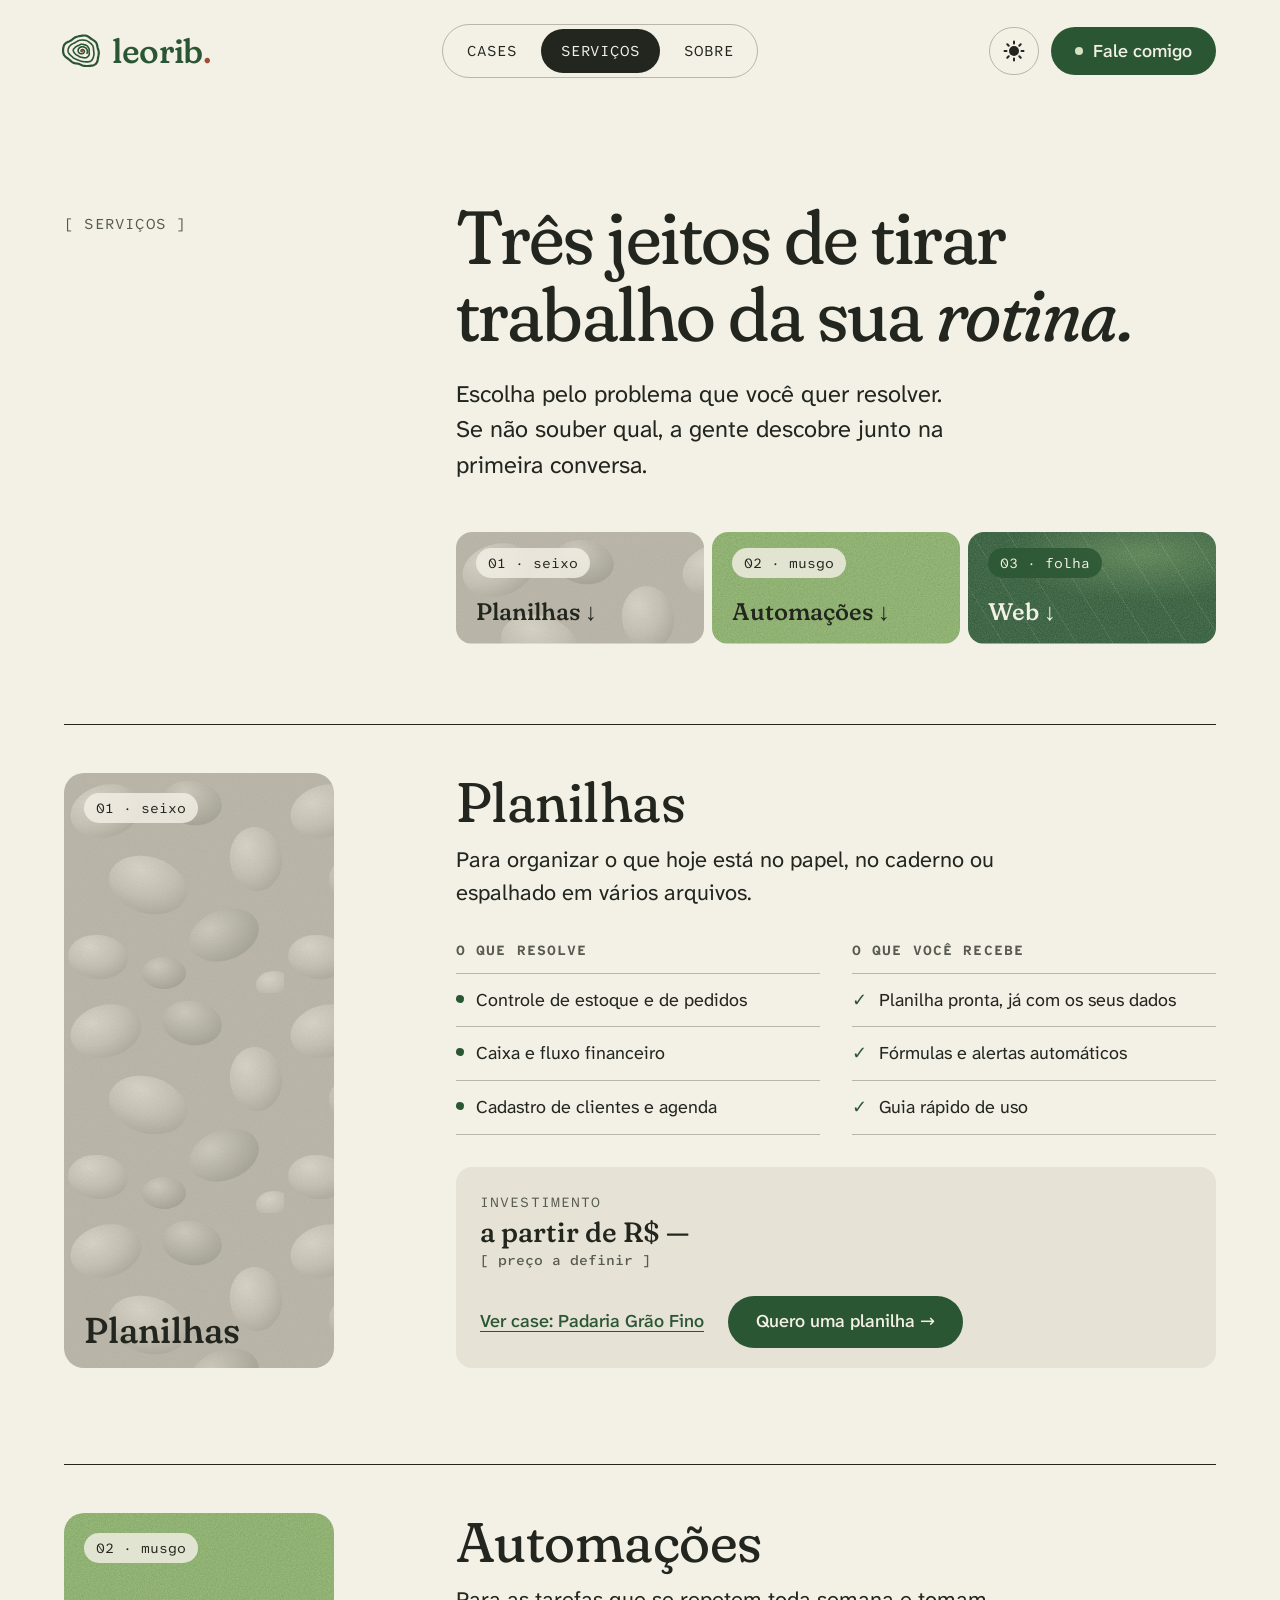
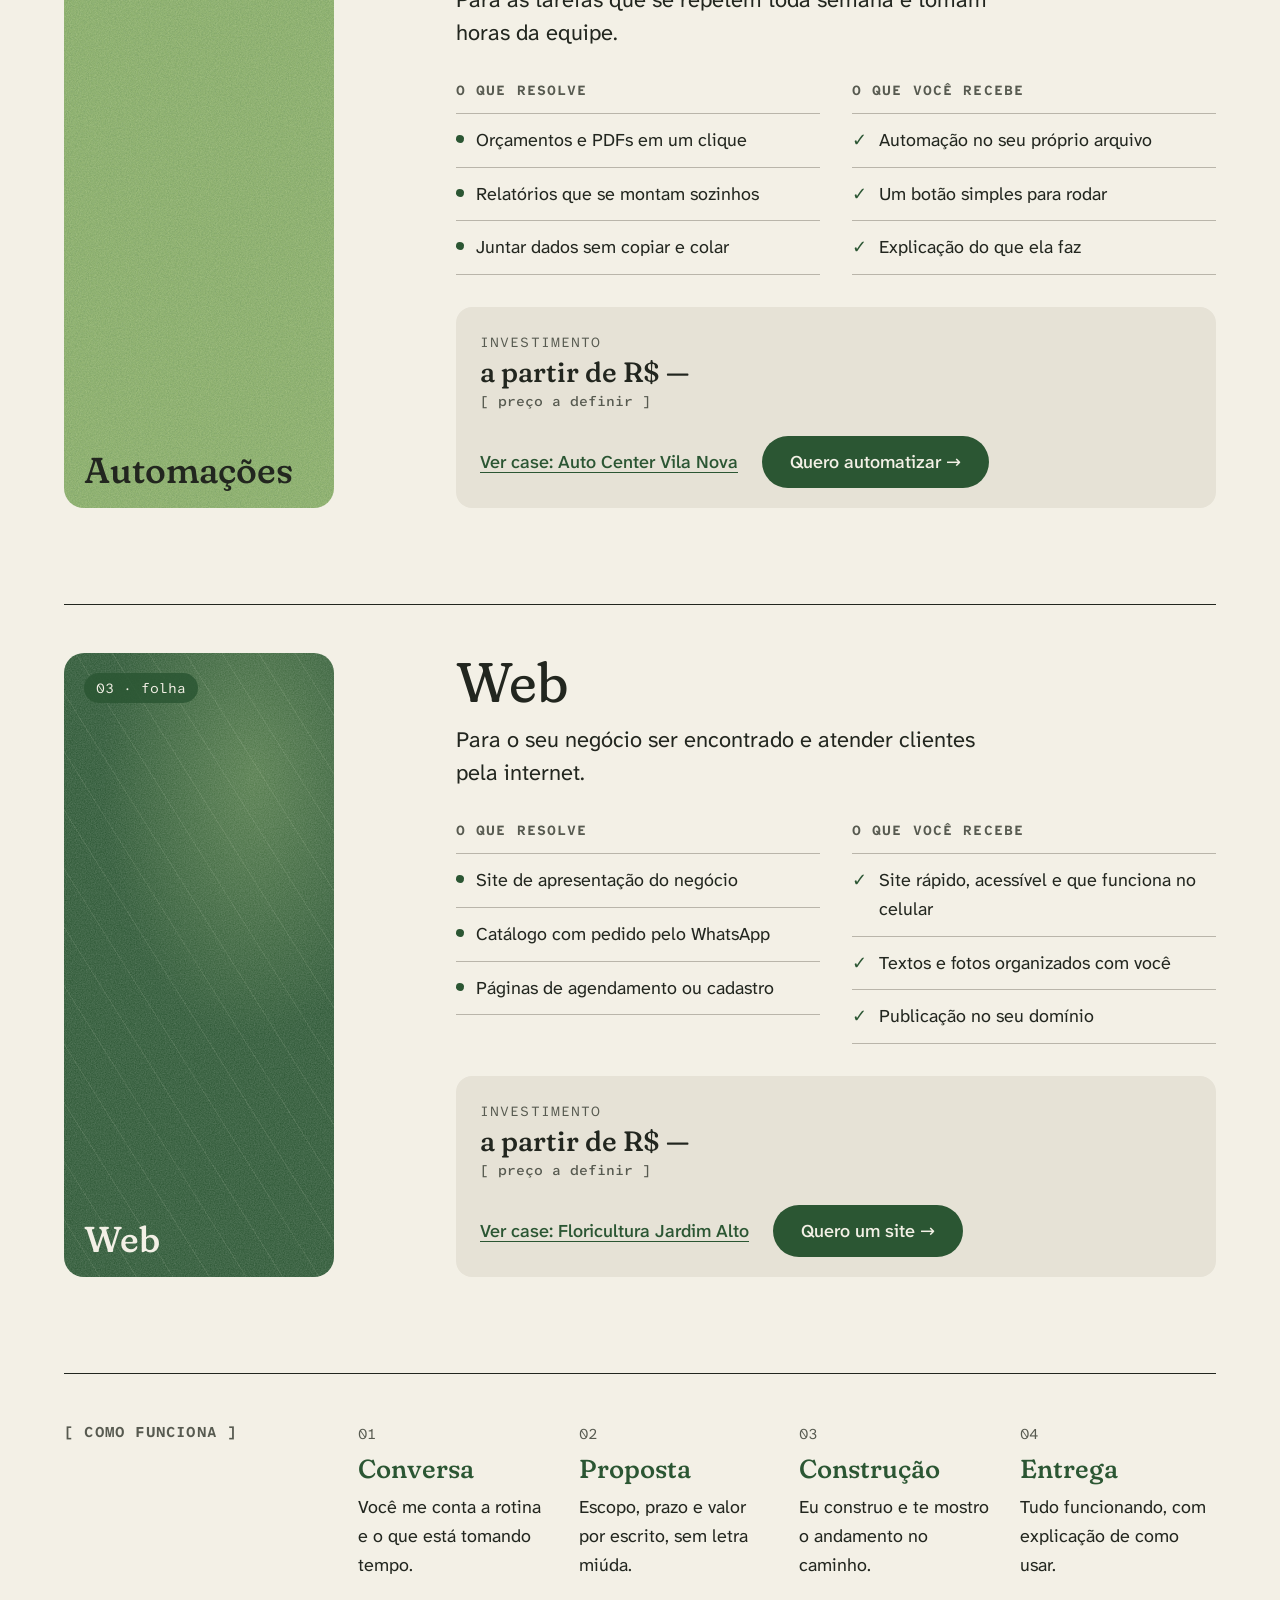
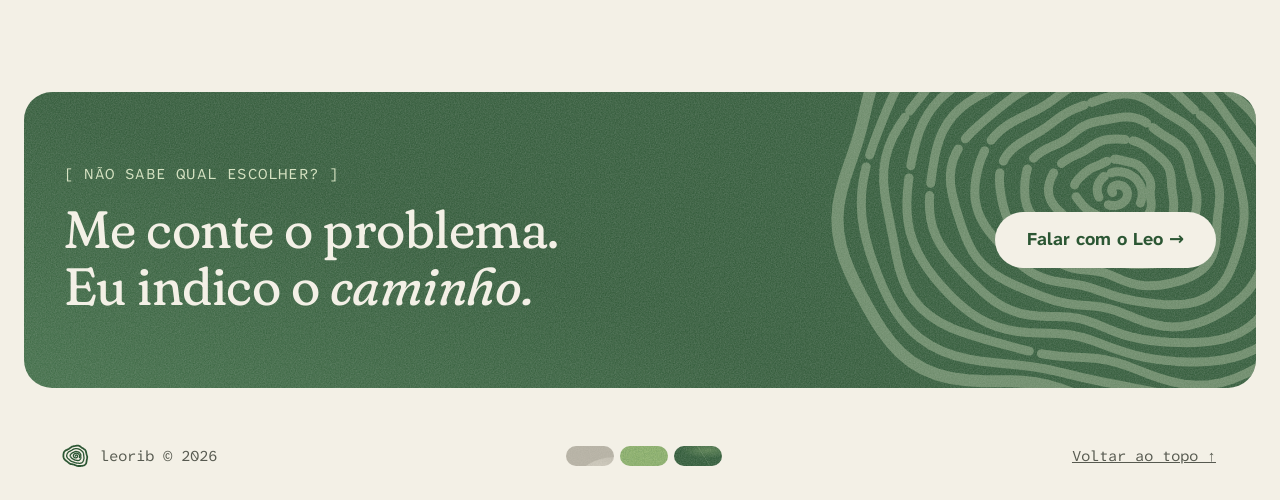
<file: servicos.html>
<!doctype html>
<html lang="pt-BR">
<head>
<meta charset="utf-8">
<meta name="viewport" content="width=device-width, initial-scale=1">
<title>Serviços · leorib</title>
<meta name="description" content="Planilhas, automações e web: para quem é, o que resolve e o que você recebe em cada serviço da leorib.">
<meta name="theme-color" content="#F3F0E6" media="(prefers-color-scheme: light)">
<meta name="theme-color" content="#151A15" media="(prefers-color-scheme: dark)">
<script>/* tema: aplica a escolha salva antes do CSS, para não piscar o tema errado */(function(){var t=null;try{t=localStorage.getItem('leorib-tema')}catch(e){}if(t!=='light'&&t!=='dark')return;document.documentElement.setAttribute('data-theme',t);var c=t==='dark'?'#151A15':'#F3F0E6';document.querySelectorAll('meta[name="theme-color"]').forEach(function(m){m.setAttribute('content',c)})})()</script>
<link rel="preconnect" href="https://fonts.googleapis.com">
<link rel="preconnect" href="https://fonts.gstatic.com" crossorigin>
<link rel="stylesheet" href="https://fonts.googleapis.com/css2?family=Fraunces:ital,opsz,wght,SOFT@0,9..144,400..700,0..100;1,9..144,400..700,0..100&family=Atkinson+Hyperlegible+Next:wght@400;500;700&family=Atkinson+Hyperlegible+Mono:wght@400;500&display=swap">
<link rel="stylesheet" href="css/styles.css">
<script>document.documentElement.classList.add('js')</script>
<script src="js/digital.js" defer></script>
<script src="js/site.js" defer></script>
</head>
<body>
<a class="skip" href="#conteudo">Pular para o conteúdo</a>

<header class="site-header wrap">
  <a class="brand" href="index.html" aria-label="leorib, página inicial"><leo-digital size="36" cor="var(--logo)" cor-semente="var(--logo-seed)"></leo-digital><span>leorib<span class="brand-dot">.</span></span></a>
  <nav class="nav-pill" aria-label="Principal">
    <a href="index.html#cases">Cases</a>
    <a href="servicos.html" aria-current="page">Serviços</a>
    <a href="sobre.html">Sobre</a>
  </nav>
  <div class="header-actions">
    <button class="theme-toggle" type="button" data-theme-toggle><svg class="theme-icon" viewBox="0 0 24 24" aria-hidden="true" focusable="false"><defs><mask id="tema-mascara-h" maskUnits="userSpaceOnUse" x="0" y="0" width="24" height="24"><rect width="24" height="24" fill="#fff"/><circle class="corte" cx="12" cy="12" r="7" fill="#000"/></mask></defs><g mask="url(#tema-mascara-h)"><circle class="sol" cx="12" cy="12" r="5" fill="currentColor"/></g><g class="raios" fill="none" stroke="currentColor" stroke-width="2" stroke-linecap="round"><path d="M12 2.5v2M12 19.5v2M2.5 12h2M19.5 12h2M5.3 5.3l1.4 1.4M17.3 17.3l1.4 1.4M5.3 18.7l1.4-1.4M17.3 6.7l1.4-1.4"/></g></svg><span class="theme-label sr-only">Mudar para modo escuro</span></button>
    <a class="btn btn-primary btn-header" href="index.html#contato"><span class="dot" aria-hidden="true"></span>Fale comigo</a>
  </div>
  <button class="menu-btn" type="button" aria-expanded="false" aria-controls="menu">Menu</button>
</header>

<div class="mobile-menu" id="menu" role="dialog" aria-modal="true" aria-label="Menu" hidden>
  <div class="mobile-menu-top">
    <a class="brand" href="index.html" aria-label="leorib, página inicial"><leo-digital size="26" cor="#F3F0E6" cor-semente="#D08A68"></leo-digital><span>leorib<span class="brand-dot">.</span></span></a>
    <button class="close-btn" type="button">Fechar</button>
  </div>
  <nav aria-label="Principal">
    <a href="index.html#cases">Cases</a>
    <a href="servicos.html" aria-current="page">Serviços</a>
    <a href="sobre.html">Sobre</a>
  </nav>
  <a class="btn btn-light" href="index.html#contato">Fale comigo</a>
  <button class="theme-toggle" type="button" data-theme-toggle><svg class="theme-icon" viewBox="0 0 24 24" aria-hidden="true" focusable="false"><defs><mask id="tema-mascara-m" maskUnits="userSpaceOnUse" x="0" y="0" width="24" height="24"><rect width="24" height="24" fill="#fff"/><circle class="corte" cx="12" cy="12" r="7" fill="#000"/></mask></defs><g mask="url(#tema-mascara-m)"><circle class="sol" cx="12" cy="12" r="5" fill="currentColor"/></g><g class="raios" fill="none" stroke="currentColor" stroke-width="2" stroke-linecap="round"><path d="M12 2.5v2M12 19.5v2M2.5 12h2M19.5 12h2M5.3 5.3l1.4 1.4M17.3 17.3l1.4 1.4M5.3 18.7l1.4-1.4M17.3 6.7l1.4-1.4"/></g></svg><span class="theme-label">Mudar para modo escuro</span></button>
</div>

<main id="conteudo">

  <div class="wrap grid page-head">
    <p class="c-label label">[&nbsp;Serviços&nbsp;]</p>
    <div class="c-main stack">
      <h1 class="h1">
        <span data-reveal style="display:block">Três jeitos de tirar</span>
        <span data-reveal data-delay="120" style="display:block">trabalho da sua <em>rotina.</em></span>
      </h1>
      <p class="lead" data-reveal data-delay="240">Escolha pelo problema que você quer resolver. Se não souber qual, a gente descobre junto na primeira conversa.</p>
    </div>
    <nav class="c-main serv-nav" aria-label="Serviços">
      <a class="mat-seixo" href="#planilhas" data-strip><span class="mat-pill">01 · seixo</span><span class="nome">Planilhas ↓</span></a>
      <a class="mat-musgo" href="#automacoes" data-strip data-delay="120"><span class="mat-pill">02 · musgo</span><span class="nome">Automações ↓</span></a>
      <a class="mat-folha" href="#web" data-strip data-delay="240"><span class="mat-pill">03 · folha</span><span class="nome">Web ↓</span></a>
    </nav>
  </div>

  <div class="wrap">
    <div class="rule-strong" data-line style="transform-origin:left"></div>
    <article class="servico" id="planilhas" aria-labelledby="s1">
      <div class="servico-card mat-seixo" data-reveal aria-hidden="true"><span class="mat-pill">01 · seixo</span><span class="nome">Planilhas</span></div>
      <div class="servico-body" data-reveal data-delay="120">
        <div>
          <h2 id="s1">Planilhas</h2>
          <p class="para">Para organizar o que hoje está no papel, no caderno ou espalhado em vários arquivos.</p>
        </div>
        <div class="listas">
          <div class="lista">
            <h3 class="label-sm">O que resolve</h3>
            <ul>
              <li><span class="bullet" aria-hidden="true"></span>Controle de estoque e de pedidos</li>
              <li><span class="bullet" aria-hidden="true"></span>Caixa e fluxo financeiro</li>
              <li><span class="bullet" aria-hidden="true"></span>Cadastro de clientes e agenda</li>
            </ul>
          </div>
          <div class="lista">
            <h3 class="label-sm">O que você recebe</h3>
            <ul>
              <li><span class="check" aria-hidden="true">✓</span>Planilha pronta, já com os seus dados</li>
              <li><span class="check" aria-hidden="true">✓</span>Fórmulas e alertas automáticos</li>
              <li><span class="check" aria-hidden="true">✓</span>Guia rápido de uso</li>
            </ul>
          </div>
        </div>
        <div class="invest">
          <div>
            <span class="label-sm">Investimento</span>
            <p class="valor">a partir de R$ —<small>[&nbsp;preço a definir&nbsp;]</small></p>
          </div>
          <div class="acts">
            <a class="link" href="case-padaria-grao-fino.html">Ver case: Padaria Grão Fino</a>
            <a class="btn btn-primary" href="index.html#contato">Quero uma planilha →</a>
          </div>
        </div>
      </div>
    </article>

    <div class="rule-strong" data-line style="transform-origin:left"></div>
    <article class="servico" id="automacoes" aria-labelledby="s2">
      <div class="servico-card mat-musgo" data-reveal aria-hidden="true"><span class="mat-pill">02 · musgo</span><span class="nome">Automações</span></div>
      <div class="servico-body" data-reveal data-delay="120">
        <div>
          <h2 id="s2">Automações</h2>
          <p class="para">Para as tarefas que se repetem toda semana e tomam horas da equipe.</p>
        </div>
        <div class="listas">
          <div class="lista">
            <h3 class="label-sm">O que resolve</h3>
            <ul>
              <li><span class="bullet" aria-hidden="true"></span>Orçamentos e PDFs em um clique</li>
              <li><span class="bullet" aria-hidden="true"></span>Relatórios que se montam sozinhos</li>
              <li><span class="bullet" aria-hidden="true"></span>Juntar dados sem copiar e colar</li>
            </ul>
          </div>
          <div class="lista">
            <h3 class="label-sm">O que você recebe</h3>
            <ul>
              <li><span class="check" aria-hidden="true">✓</span>Automação no seu próprio arquivo</li>
              <li><span class="check" aria-hidden="true">✓</span>Um botão simples para rodar</li>
              <li><span class="check" aria-hidden="true">✓</span>Explicação do que ela faz</li>
            </ul>
          </div>
        </div>
        <div class="invest">
          <div>
            <span class="label-sm">Investimento</span>
            <p class="valor">a partir de R$ —<small>[&nbsp;preço a definir&nbsp;]</small></p>
          </div>
          <div class="acts">
            <a class="link" href="index.html#case-02">Ver case: Auto Center Vila Nova</a>
            <a class="btn btn-primary" href="index.html#contato">Quero automatizar →</a>
          </div>
        </div>
      </div>
    </article>

    <div class="rule-strong" data-line style="transform-origin:left"></div>
    <article class="servico" id="web" aria-labelledby="s3">
      <div class="servico-card mat-folha" data-reveal aria-hidden="true"><span class="mat-pill">03 · folha</span><span class="nome">Web</span></div>
      <div class="servico-body" data-reveal data-delay="120">
        <div>
          <h2 id="s3">Web</h2>
          <p class="para">Para o seu negócio ser encontrado e atender clientes pela internet.</p>
        </div>
        <div class="listas">
          <div class="lista">
            <h3 class="label-sm">O que resolve</h3>
            <ul>
              <li><span class="bullet" aria-hidden="true"></span>Site de apresentação do negócio</li>
              <li><span class="bullet" aria-hidden="true"></span>Catálogo com pedido pelo WhatsApp</li>
              <li><span class="bullet" aria-hidden="true"></span>Páginas de agendamento ou cadastro</li>
            </ul>
          </div>
          <div class="lista">
            <h3 class="label-sm">O que você recebe</h3>
            <ul>
              <li><span class="check" aria-hidden="true">✓</span>Site rápido, acessível e que funciona no celular</li>
              <li><span class="check" aria-hidden="true">✓</span>Textos e fotos organizados com você</li>
              <li><span class="check" aria-hidden="true">✓</span>Publicação no seu domínio</li>
            </ul>
          </div>
        </div>
        <div class="invest">
          <div>
            <span class="label-sm">Investimento</span>
            <p class="valor">a partir de R$ —<small>[&nbsp;preço a definir&nbsp;]</small></p>
          </div>
          <div class="acts">
            <a class="link" href="index.html#case-03">Ver case: Floricultura Jardim Alto</a>
            <a class="btn btn-primary" href="index.html#contato">Quero um site →</a>
          </div>
        </div>
      </div>
    </article>

    <div class="rule-strong" data-line style="transform-origin:left"></div>
  </div>

  <section class="wrap grid etapas-sec" aria-labelledby="como-label">
    <h2 class="c-label label" id="como-label">[&nbsp;Como funciona&nbsp;]</h2>
    <ol class="c-wide etapas">
      <li class="etapa" data-reveal><span class="n">01</span><span class="t">Conversa</span><span class="d">Você me conta a rotina e o que está tomando tempo.</span></li>
      <li class="etapa" data-reveal data-delay="100"><span class="n">02</span><span class="t">Proposta</span><span class="d">Escopo, prazo e valor por escrito, sem letra miúda.</span></li>
      <li class="etapa" data-reveal data-delay="200"><span class="n">03</span><span class="t">Construção</span><span class="d">Eu construo e te mostro o andamento no caminho.</span></li>
      <li class="etapa" data-reveal data-delay="300"><span class="n">04</span><span class="t">Entrega</span><span class="d">Tudo funcionando, com explicação de como usar.</span></li>
    </ol>
  </section>

  <div class="inset" style="margin-bottom:24px">
    <section class="painel-folha" aria-labelledby="duvida-titulo">
      <div class="bg-mark" aria-hidden="true" style="--s:560px"><leo-digital size="560" aneis="11" cor="#D6E3C3" semente="false"></leo-digital></div>
      <div class="txt">
        <p class="label">[&nbsp;Não sabe qual escolher?&nbsp;]</p>
        <h2 class="h2" id="duvida-titulo">Me conte o problema. Eu indico o <em>caminho.</em></h2>
      </div>
      <div class="cta"><a class="btn btn-light" href="index.html#contato">Falar com o Leo →</a></div>
    </section>
  </div>

</main>

<footer class="wrap site-footer">
  <span class="sig"><leo-digital size="24" cor="var(--logo)" cor-semente="var(--logo-seed)"></leo-digital>leorib © 2026</span>
  <span class="swatches" aria-hidden="true"><span class="mat-seixo"></span><span class="mat-musgo"></span><span class="mat-folha"></span></span>
  <a href="#conteudo">Voltar ao topo ↑</a>
</footer>
</body>
</html>
</file>
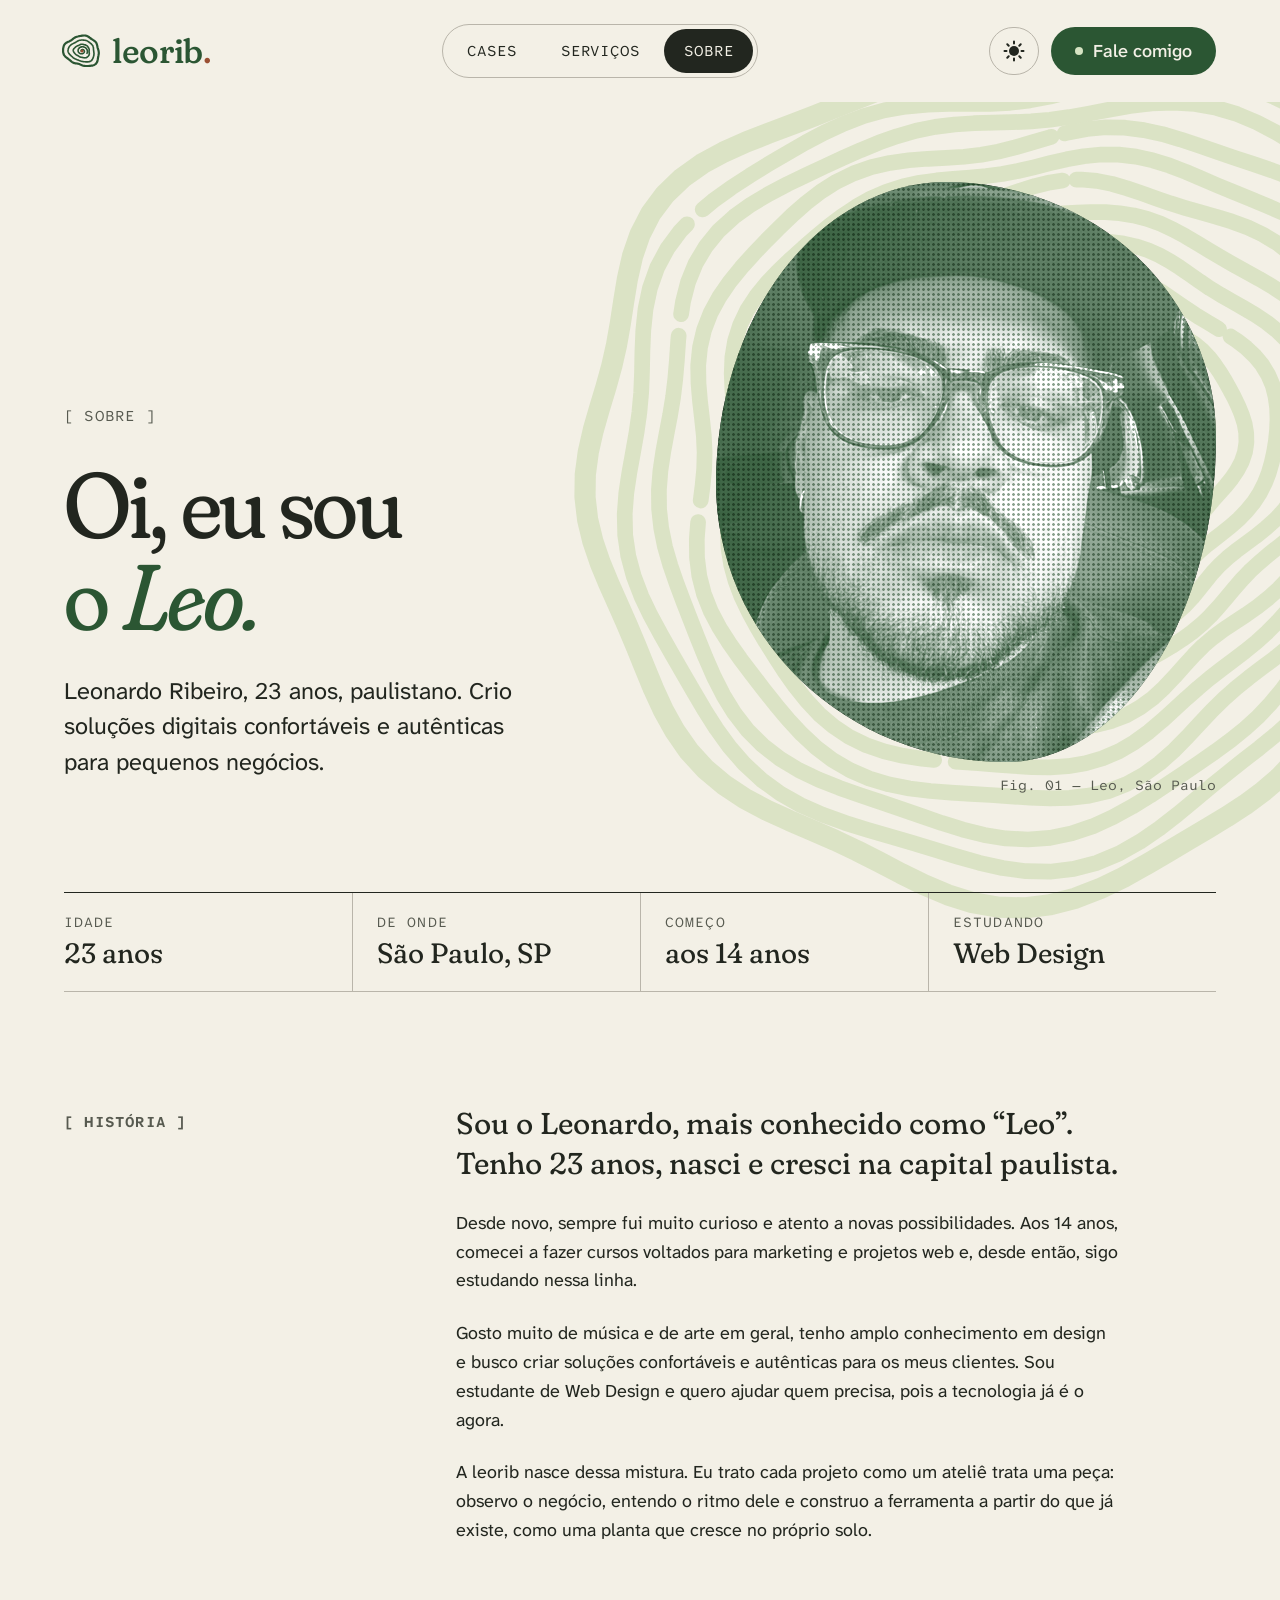
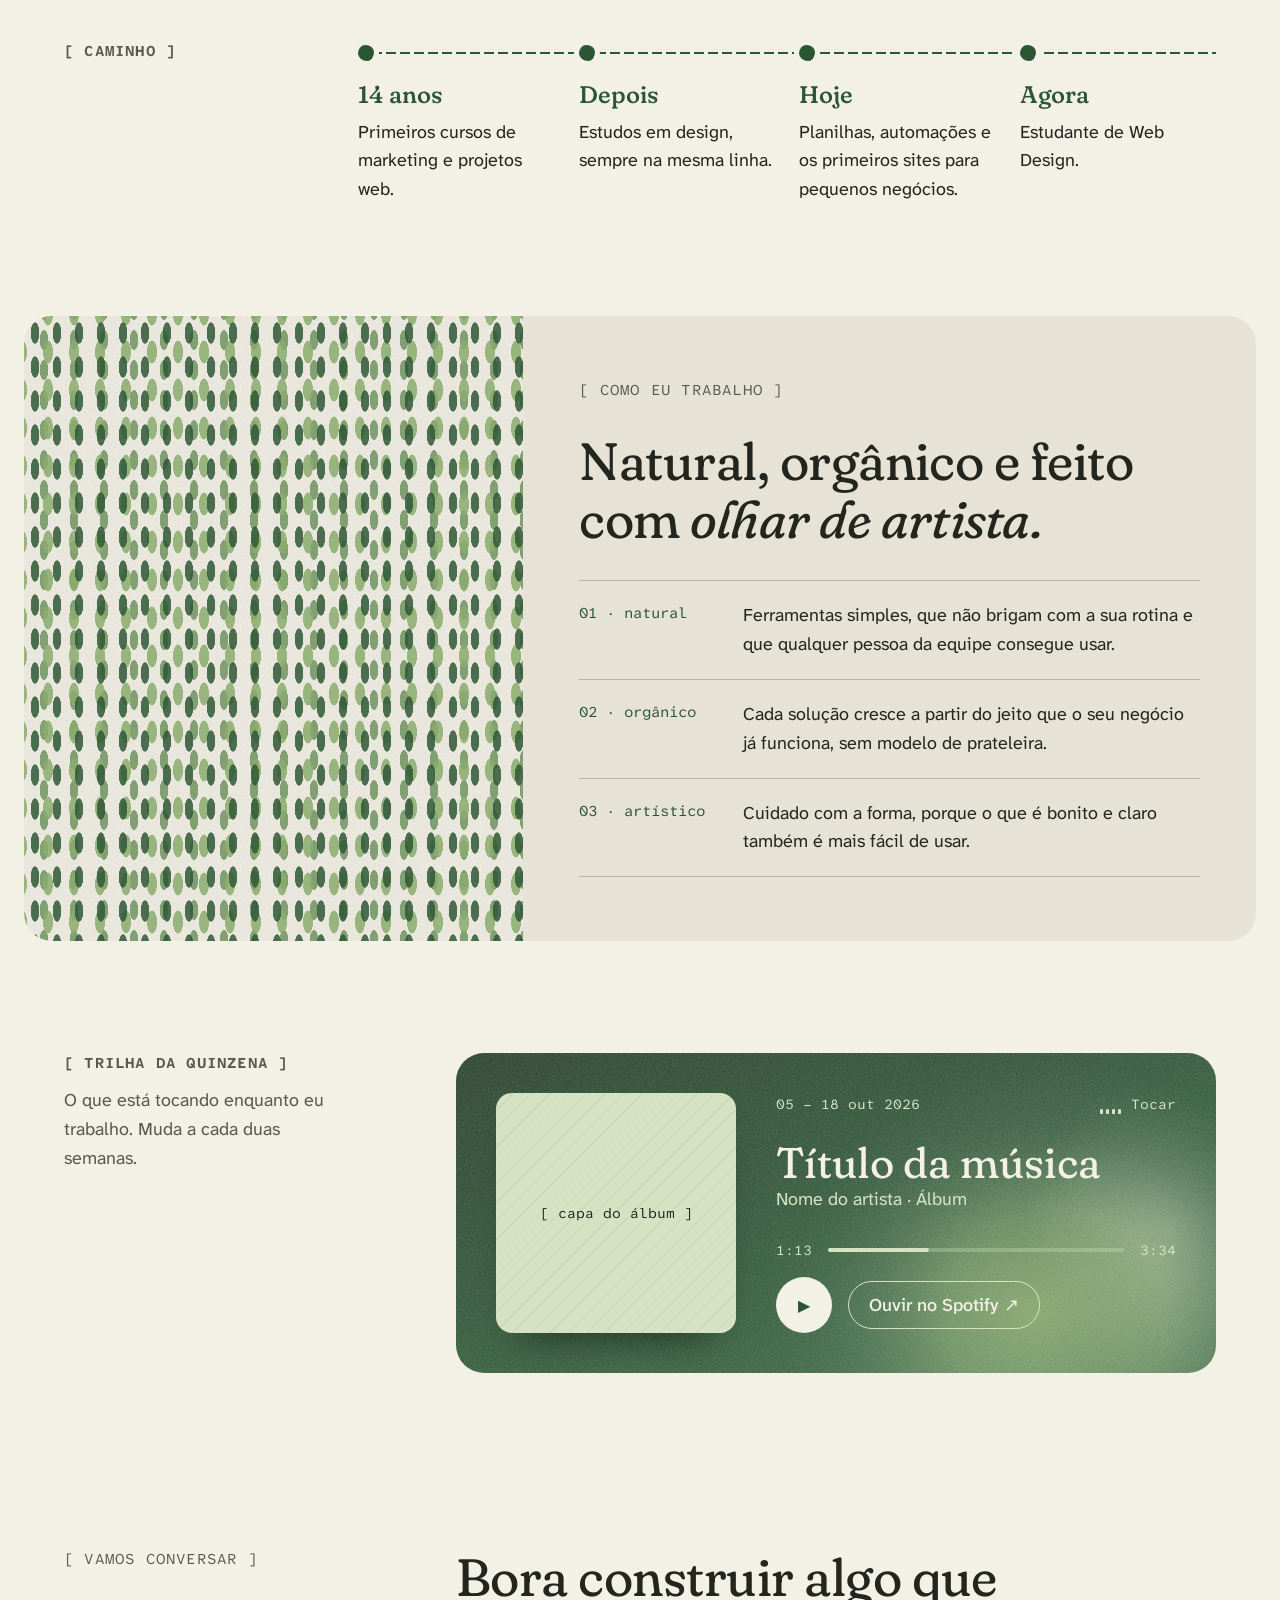
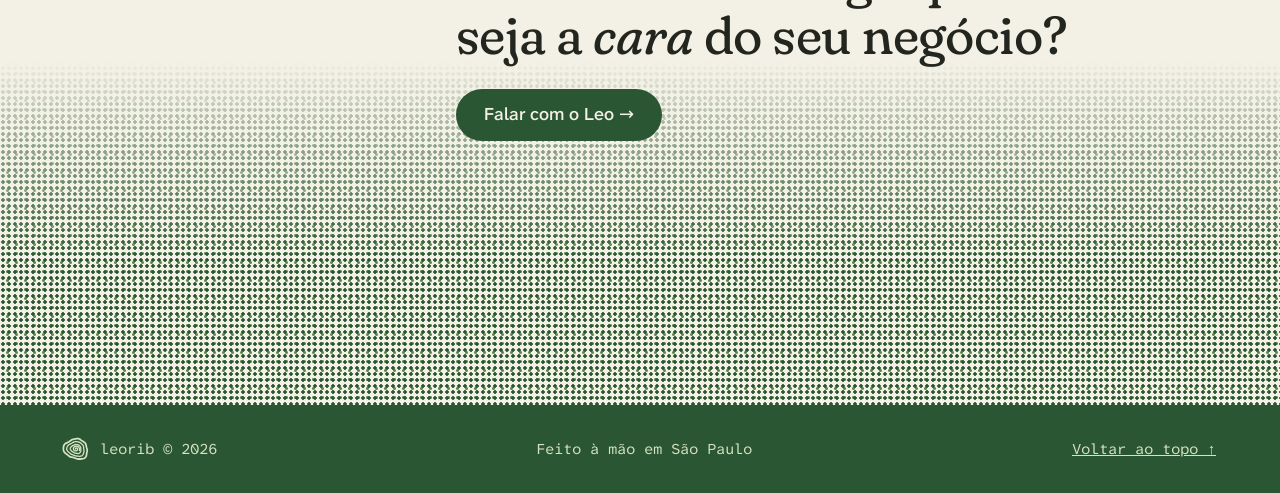
<file: sobre.html>
<!doctype html>
<html lang="pt-BR">
<head>
<meta charset="utf-8">
<meta name="viewport" content="width=device-width, initial-scale=1">
<title>Sobre · leorib</title>
<meta name="description" content="Oi, eu sou o Leo: Leonardo Ribeiro, 23 anos, paulistano. Crio soluções digitais confortáveis e autênticas para pequenos negócios.">
<meta name="theme-color" content="#F3F0E6" media="(prefers-color-scheme: light)">
<meta name="theme-color" content="#151A15" media="(prefers-color-scheme: dark)">
<script>/* tema: aplica a escolha salva antes do CSS, para não piscar o tema errado */(function(){var t=null;try{t=localStorage.getItem('leorib-tema')}catch(e){}if(t!=='light'&&t!=='dark')return;document.documentElement.setAttribute('data-theme',t);var c=t==='dark'?'#151A15':'#F3F0E6';document.querySelectorAll('meta[name="theme-color"]').forEach(function(m){m.setAttribute('content',c)})})()</script>
<link rel="preconnect" href="https://fonts.googleapis.com">
<link rel="preconnect" href="https://fonts.gstatic.com" crossorigin>
<link rel="stylesheet" href="https://fonts.googleapis.com/css2?family=Fraunces:ital,opsz,wght,SOFT@0,9..144,400..700,0..100;1,9..144,400..700,0..100&family=Atkinson+Hyperlegible+Next:wght@400;500;700&family=Atkinson+Hyperlegible+Mono:wght@400;500&display=swap">
<link rel="stylesheet" href="css/styles.css">
<script>document.documentElement.classList.add('js')</script>
<script src="js/digital.js" defer></script>
<script src="js/site.js" defer></script>
</head>
<body>
<a class="skip" href="#conteudo">Pular para o conteúdo</a>

<header class="site-header wrap">
  <a class="brand" href="index.html" aria-label="leorib, página inicial"><leo-digital size="36" cor="var(--logo)" cor-semente="var(--logo-seed)"></leo-digital><span>leorib<span class="brand-dot">.</span></span></a>
  <nav class="nav-pill" aria-label="Principal">
    <a href="index.html#cases">Cases</a>
    <a href="servicos.html">Serviços</a>
    <a href="sobre.html" aria-current="page">Sobre</a>
  </nav>
  <div class="header-actions">
    <button class="theme-toggle" type="button" data-theme-toggle><svg class="theme-icon" viewBox="0 0 24 24" aria-hidden="true" focusable="false"><defs><mask id="tema-mascara-h" maskUnits="userSpaceOnUse" x="0" y="0" width="24" height="24"><rect width="24" height="24" fill="#fff"/><circle class="corte" cx="12" cy="12" r="7" fill="#000"/></mask></defs><g mask="url(#tema-mascara-h)"><circle class="sol" cx="12" cy="12" r="5" fill="currentColor"/></g><g class="raios" fill="none" stroke="currentColor" stroke-width="2" stroke-linecap="round"><path d="M12 2.5v2M12 19.5v2M2.5 12h2M19.5 12h2M5.3 5.3l1.4 1.4M17.3 17.3l1.4 1.4M5.3 18.7l1.4-1.4M17.3 6.7l1.4-1.4"/></g></svg><span class="theme-label sr-only">Mudar para modo escuro</span></button>
    <a class="btn btn-primary btn-header" href="index.html#contato"><span class="dot" aria-hidden="true"></span>Fale comigo</a>
  </div>
  <button class="menu-btn" type="button" aria-expanded="false" aria-controls="menu">Menu</button>
</header>

<div class="mobile-menu" id="menu" role="dialog" aria-modal="true" aria-label="Menu" hidden>
  <div class="mobile-menu-top">
    <a class="brand" href="index.html" aria-label="leorib, página inicial"><leo-digital size="26" cor="#F3F0E6" cor-semente="#D08A68"></leo-digital><span>leorib<span class="brand-dot">.</span></span></a>
    <button class="close-btn" type="button">Fechar</button>
  </div>
  <nav aria-label="Principal">
    <a href="index.html#cases">Cases</a>
    <a href="servicos.html">Serviços</a>
    <a href="sobre.html" aria-current="page">Sobre</a>
  </nav>
  <a class="btn btn-light" href="index.html#contato">Fale comigo</a>
  <button class="theme-toggle" type="button" data-theme-toggle><svg class="theme-icon" viewBox="0 0 24 24" aria-hidden="true" focusable="false"><defs><mask id="tema-mascara-m" maskUnits="userSpaceOnUse" x="0" y="0" width="24" height="24"><rect width="24" height="24" fill="#fff"/><circle class="corte" cx="12" cy="12" r="7" fill="#000"/></mask></defs><g mask="url(#tema-mascara-m)"><circle class="sol" cx="12" cy="12" r="5" fill="currentColor"/></g><g class="raios" fill="none" stroke="currentColor" stroke-width="2" stroke-linecap="round"><path d="M12 2.5v2M12 19.5v2M2.5 12h2M19.5 12h2M5.3 5.3l1.4 1.4M17.3 17.3l1.4 1.4M5.3 18.7l1.4-1.4M17.3 6.7l1.4-1.4"/></g></svg><span class="theme-label">Mudar para modo escuro</span></button>
</div>

<main id="conteudo" style="position:relative;isolation:isolate;overflow:hidden">

  <div class="wrap grid sobre-hero">
    <div class="bg-mark" data-orb aria-hidden="true" style="--s:980px"><leo-digital size="980" seed="leo" aneis="14" cor="#C3D6A4" semente="false"></leo-digital></div>
    <div class="txt">
      <p class="label" data-reveal>[&nbsp;Sobre&nbsp;]</p>
      <h1>
        <span data-reveal>Oi, eu sou</span>
        <span data-reveal data-delay="140">o <em>Leo.</em></span>
      </h1>
      <p class="lead" data-reveal data-delay="260">Leonardo Ribeiro, 23 anos, paulistano. Crio soluções digitais confortáveis e autênticas para pequenos negócios.</p>
    </div>
    <figure class="retrato-fig" data-reveal data-delay="200">
      <div class="retrato">
        <img class="duo" src="assets/leo.jpeg" alt="" aria-hidden="true">
        <div class="dots" aria-hidden="true"></div>
        <img class="orig" src="assets/leo.jpeg" alt="Retrato de Leonardo Ribeiro, de boné preto e óculos">
        <button type="button" aria-pressed="false" aria-label="Mostrar a foto original"></button>
      </div>
      <figcaption class="caption">Fig. 01 — Leo, São Paulo</figcaption>
    </figure>
  </div>

  <div class="wrap">
    <dl class="dados">
      <div><dt class="label-sm">Idade</dt><dd class="v">23 anos</dd></div>
      <div><dt class="label-sm">De onde</dt><dd class="v">São Paulo, SP</dd></div>
      <div><dt class="label-sm">Começo</dt><dd class="v">aos 14 anos</dd></div>
      <div><dt class="label-sm">Estudando</dt><dd class="v">Web Design</dd></div>
    </dl>
  </div>

  <section class="wrap grid historia" aria-labelledby="historia-label">
    <h2 class="c-label label" id="historia-label">[&nbsp;História&nbsp;]</h2>
    <div class="c-main7 body" data-reveal>
      <p class="abre">Sou o Leonardo, mais conhecido como “Leo”. Tenho 23 anos, nasci e cresci na capital paulista.</p>
      <p>Desde novo, sempre fui muito curioso e atento a novas possibilidades. Aos 14 anos, comecei a fazer cursos voltados para marketing e projetos web e, desde então, sigo estudando nessa linha.</p>
      <p>Gosto muito de música e de arte em geral, tenho amplo conhecimento em design e busco criar soluções confortáveis e autênticas para os meus clientes. Sou estudante de Web Design e quero ajudar quem precisa, pois a tecnologia já é o agora.</p>
      <p>A leorib nasce dessa mistura. Eu trato cada projeto como um ateliê trata uma peça: observo o negócio, entendo o ritmo dele e construo a ferramenta a partir do que já existe, como uma planta que cresce no próprio solo.</p>
    </div>
  </section>

  <section class="wrap grid caminho-sec" aria-labelledby="caminho-label">
    <h2 class="c-label label" id="caminho-label">[&nbsp;Caminho&nbsp;]</h2>
    <div class="c-wide">
      <ol class="caminho">
        <li class="trilho" data-line aria-hidden="true"></li>
        <li class="marco"><span class="q">14 anos</span><span class="t">Primeiros cursos de marketing e projetos web.</span></li>
        <li class="marco"><span class="q">Depois</span><span class="t">Estudos em design, sempre na mesma linha.</span></li>
        <li class="marco"><span class="q">Hoje</span><span class="t">Planilhas, automações e os primeiros sites para pequenos negócios.</span></li>
        <li class="marco"><span class="q">Agora</span><span class="t">Estudante de Web Design.</span></li>
      </ol>
    </div>
  </section>

  <div class="inset">
    <section class="trabalho" aria-labelledby="trabalho-titulo">
      <div class="pinceladas" data-strip aria-hidden="true"></div>
      <div class="txt">
        <p class="label">[&nbsp;Como eu trabalho&nbsp;]</p>
        <h2 class="h2" id="trabalho-titulo">Natural, orgânico e feito com <em>olhar de artista.</em></h2>
        <dl class="principios">
          <div><dt class="k">01 · natural</dt><dd>Ferramentas simples, que não brigam com a sua rotina e que qualquer pessoa da equipe consegue usar.</dd></div>
          <div><dt class="k">02 · orgânico</dt><dd>Cada solução cresce a partir do jeito que o seu negócio já funciona, sem modelo de prateleira.</dd></div>
          <div><dt class="k">03 · artístico</dt><dd>Cuidado com a forma, porque o que é bonito e claro também é mais fácil de usar.</dd></div>
        </dl>
      </div>
    </section>
  </div>

  <section class="wrap grid trilha-sec" aria-labelledby="trilha-label">
    <div class="c-label intro-txt">
      <h2 class="label" id="trilha-label">[&nbsp;Trilha da quinzena&nbsp;]</h2>
      <p>O que está tocando enquanto eu trabalho. Muda a cada duas semanas.</p>
    </div>
    <div class="c-main player" data-player data-duracao="214" data-reveal>
      <div class="glow" aria-hidden="true"></div>
      <div class="capa" aria-hidden="true">[&nbsp;capa do álbum&nbsp;]</div>
      <div class="info">
        <div class="meta">
          <span>05 – 18 out 2026</span>
          <span class="estado"><span class="eq" aria-hidden="true"><span></span><span></span><span></span><span></span></span><span class="estado-txt">Tocar</span></span>
        </div>
        <div>
          <p class="musica">Título da música</p>
          <p class="artista">Nome do artista · Álbum</p>
        </div>
        <div>
          <div class="progresso">
            <span class="tempo">1:13</span>
            <div class="track" aria-hidden="true"><div class="fill"></div></div>
            <span>3:34</span>
          </div>
          <div class="controles">
            <button class="play" type="button" aria-label="Tocar">▶</button>
            <a class="btn btn-ghost-light" href="https://open.spotify.com/" target="_blank" rel="noopener">Ouvir no Spotify ↗</a>
          </div>
        </div>
      </div>
    </div>
  </section>

  <section class="meio-tom" aria-labelledby="conversar-titulo">
    <div class="wrap grid">
      <p class="c-label label">[&nbsp;Vamos conversar&nbsp;]</p>
      <div class="c-main stack">
        <h2 class="h2" id="conversar-titulo">Bora construir algo que seja a <em>cara</em> do seu negócio?</h2>
        <a class="btn btn-primary" href="index.html#contato">Falar com o Leo →</a>
      </div>
    </div>
  </section>

</main>

<div class="footer-folha">
  <footer class="wrap site-footer">
    <span class="sig"><leo-digital size="24" cor="#D6E3C3" cor-semente="#D08A68"></leo-digital>leorib © 2026</span>
    <span>Feito à mão em São Paulo</span>
    <a href="#conteudo">Voltar ao topo ↑</a>
  </footer>
</div>
</body>
</html>
</file>
<file: css/styles.css>
/* leorib — design system v1.0 (base: direção 6a em diante)
   Tokens de cor, tipo, espaço, raios e motion. Modo escuro troca só tokens, nunca layout.
   Os temas valem para qualquer elemento com data-theme (não só o <html>): o overlay da troca de
   tema usa data-theme com o tema NOVO para pegar as cores dele sem repetir hex no JS. */

:root,
[data-theme="light"] {
  /* paleta clara */
  --papel: #F3F0E6;
  --gesso: #E6E2D6;
  --salvia: #D6E3C3;
  --tinta: #22261F;
  --folha: #2B5633;
  --grafite: #575A50;
  --argila: #9A4F33;
  --folha-media: #5E8A4E;
  --broto: #8DB06E;
  --concreto: #B9B5AA;

  /* papéis */
  --bg: var(--papel);
  --surface: var(--gesso);
  --ink: var(--tinta);
  --muted: var(--grafite);
  --line: var(--concreto);
  --line-strong: var(--tinta);
  --brand: var(--folha);
  --accent: var(--argila);
  --action: var(--folha);
  --on-action: var(--papel);
  --action-hover: var(--tinta);
  --on-action-hover: var(--papel);
  --secondary-hover-bg: var(--salvia);
  --secondary-hover-ink: var(--tinta);
  --nav-hover: var(--gesso);
  --nav-current-bg: var(--tinta);
  --nav-current-ink: var(--papel);
  --tag-bg: var(--salvia);
  --tag-ink: var(--tinta);
  --tag-border: var(--grafite);
  --result-bg: var(--gesso);
  --result-num: var(--folha);
  --field-bg: var(--papel);
  --field-border: var(--grafite);
  --form-bg: var(--papel);
  --form-ink: var(--tinta);
  --frame-bg: var(--gesso);
  --print-a: #F3F0E6;
  --print-b: #ECE8DC;
  --print-shadow: 0 1px 0 #B9B5AA, 0 12px 24px -18px rgba(34, 38, 31, .4);
  --logo: #2B5633;
  --logo-seed: #9A4F33;
  --btn-dot: var(--salvia);
  --focus: var(--folha);
  --error: var(--argila);
  --hero-grad: linear-gradient(180deg, #2B5633 0%, #2B5633 50%, #5E8A4E 68%, #C3D6A4 85%, #E6E2D6 100%);
  --hero-foot-ink: #22261F;
  --respiro-grad: linear-gradient(180deg, #D6E3C3 0%, #8DB06E 38%, #5E8A4E 54%, #8DB06E 70%, #D6E3C3 100%);

  /* texturas (preenchidas por js/site.js; "none" mantém o gradiente válido sem JS) */
  --tx-grao: none;
  --tx-grao-luz: none;
  --tx-grao-forte: none;
  --tx-linho: none;
  --nat-seixo: none;
  --nat-musgo: none;
  --nat-folha: none;

  /* tipo */
  --serif: 'Fraunces', Georgia, serif;
  --sans: 'Atkinson Hyperlegible Next', system-ui, sans-serif;
  --mono: 'Atkinson Hyperlegible Mono', ui-monospace, monospace;

  /* grade */
  --m: 64px;
  --gutter: 24px;
  --inset: 24px;

  /* motion */
  --ease: cubic-bezier(.2, .7, .2, 1);

  /* ícone do botão de tema: 0 = sol, 1 = lua */
  --lua: 0;

  color-scheme: light;
}

/* Tema escuro. O CSS não deixa um mesmo bloco servir a um seletor e a uma @media,
   então os dois blocos abaixo precisam ter EXATAMENTE os mesmos valores:
   1) escolha explícita do usuário (data-theme="dark", ver js/site.js);
   2) sem escolha salva: segue o sistema, a não ser que o usuário tenha escolhido o claro. */
[data-theme="dark"] {
  --bg: #151A15;
  --surface: #1E251E;
  --ink: #ECE8DC;
  --muted: #A9AD9F;
  --line: #3A433A;
  --line-strong: #8F9488;
  --brand: #A9C98A;
  --accent: #D08A68;
  --action: #A9C98A;
  --on-action: #151A15;
  --action-hover: #ECE8DC;
  --on-action-hover: #151A15;
  --secondary-hover-bg: #2A3D2C;
  --secondary-hover-ink: #ECE8DC;
  --nav-hover: #1F271F;
  --nav-current-bg: #ECE8DC;
  --nav-current-ink: #151A15;
  --tag-bg: #2A3D2C;
  --tag-ink: #ECE8DC;
  --tag-border: #8F9488;
  --result-bg: #1F271F;
  --result-num: #A9C98A;
  --field-bg: #151A15;
  --field-border: #8F9488;
  --form-bg: #1E251E;
  --form-ink: #ECE8DC;
  --frame-bg: #1F271F;
  --print-a: #242C24;
  --print-b: #2B342B;
  --print-shadow: 0 1px 0 #3A433A, 0 12px 24px -18px rgba(0, 0, 0, .6);
  --logo: #8DB06E;
  --logo-seed: #D08A68;
  --btn-dot: #2A3D2C;
  --focus: #A9C98A;
  --error: #D08A68;
  --hero-grad: linear-gradient(180deg, #1B2A1D 0%, #22402A 42%, #2B5633 66%, #4F7A44 86%, #8DB06E 100%);
  --hero-foot-ink: #151A15;
  --respiro-grad: linear-gradient(180deg, #1F3323 0%, #2B5633 38%, #3E6B43 54%, #2B5633 70%, #1F3323 100%);
  color-scheme: dark;
  --lua: 1;
}

@media (prefers-color-scheme: dark) {
  :root:not([data-theme="light"]) {
    --bg: #151A15;
    --surface: #1E251E;
    --ink: #ECE8DC;
    --muted: #A9AD9F;
    --line: #3A433A;
    --line-strong: #8F9488;
    --brand: #A9C98A;
    --accent: #D08A68;
    --action: #A9C98A;
    --on-action: #151A15;
    --action-hover: #ECE8DC;
    --on-action-hover: #151A15;
    --secondary-hover-bg: #2A3D2C;
    --secondary-hover-ink: #ECE8DC;
    --nav-hover: #1F271F;
    --nav-current-bg: #ECE8DC;
    --nav-current-ink: #151A15;
    --tag-bg: #2A3D2C;
    --tag-ink: #ECE8DC;
    --tag-border: #8F9488;
    --result-bg: #1F271F;
    --result-num: #A9C98A;
    --field-bg: #151A15;
    --field-border: #8F9488;
    --form-bg: #1E251E;
    --form-ink: #ECE8DC;
    --frame-bg: #1F271F;
    --print-a: #242C24;
    --print-b: #2B342B;
    --print-shadow: 0 1px 0 #3A433A, 0 12px 24px -18px rgba(0, 0, 0, .6);
    --logo: #8DB06E;
    --logo-seed: #D08A68;
    --btn-dot: #2A3D2C;
    --focus: #A9C98A;
    --error: #D08A68;
    --hero-grad: linear-gradient(180deg, #1B2A1D 0%, #22402A 42%, #2B5633 66%, #4F7A44 86%, #8DB06E 100%);
    --hero-foot-ink: #151A15;
    --respiro-grad: linear-gradient(180deg, #1F3323 0%, #2B5633 38%, #3E6B43 54%, #2B5633 70%, #1F3323 100%);
    color-scheme: dark;
    --lua: 1;
  }
}

@media (max-width: 1023px) { :root { --m: 40px; } }
@media (max-width: 639px)  { :root { --m: 20px; --gutter: 16px; --inset: 12px; } }

/* ---------- base ---------- */

*, *::before, *::after { box-sizing: border-box; }

html { -webkit-text-size-adjust: 100%; scroll-behavior: smooth; }

body {
  margin: 0;
  background: var(--bg);
  color: var(--ink);
  font-family: var(--sans);
  font-size: 1.125rem;
  line-height: 1.6;
  -webkit-font-smoothing: antialiased;
  overflow-x: hidden;
}

img { max-width: 100%; display: block; }
a { color: var(--brand); }
a:hover { color: var(--ink); }
:focus-visible { outline: 3px solid var(--focus); outline-offset: 3px; }
h1, h2, h3, p, figure, dl, dd, ul, ol { margin: 0; }
ul, ol { padding: 0; list-style: none; }
em { font-style: italic; }

.skip {
  position: absolute; left: 16px; top: -100px; z-index: 100;
  padding: 12px 20px; border-radius: 999px;
  background: var(--action); color: var(--on-action); font-weight: 500;
}
.skip:focus { top: 16px; }

.sr-only {
  position: absolute; width: 1px; height: 1px; padding: 0; margin: -1px;
  overflow: hidden; clip: rect(0 0 0 0); white-space: nowrap; border: 0;
}

/* ---------- tipo ---------- */

.serif { font-family: var(--serif); font-variation-settings: 'SOFT' 100; font-weight: 400; }
.mono { font-family: var(--mono); }

.label {
  font-family: var(--mono); font-size: .9375rem; line-height: 1.4;
  letter-spacing: .08em; text-transform: uppercase; color: var(--muted);
}
.label-sm {
  font-family: var(--mono); font-size: .875rem; line-height: 1.4;
  letter-spacing: .08em; text-transform: uppercase; color: var(--muted);
}
.caption { font-family: var(--mono); font-size: .875rem; color: var(--muted); }

.h1 {
  font-family: var(--serif); font-variation-settings: 'SOFT' 100; font-weight: 400;
  font-size: clamp(2.75rem, 1.5rem + 4vw, 5rem); line-height: 1.03; letter-spacing: -.02em;
  text-wrap: balance;
}
.h2 {
  font-family: var(--serif); font-variation-settings: 'SOFT' 100; font-weight: 400;
  font-size: clamp(2rem, 1.2rem + 2.6vw, 3.5rem); line-height: 1.1; letter-spacing: -.01em;
  text-wrap: balance;
}
.h3 {
  font-family: var(--serif); font-variation-settings: 'SOFT' 100; font-weight: 500;
  font-size: clamp(1.5rem, 1rem + 1.2vw, 2.125rem); line-height: 1.15;
  text-wrap: balance;
}
.lead { font-size: clamp(1.25rem, 1rem + .6vw, 1.5rem); line-height: 1.55; text-wrap: pretty; }

/* ---------- layout ---------- */

.wrap { max-width: 1280px; margin-inline: auto; padding-inline: var(--m); }
.inset { max-width: 1280px; margin-inline: auto; padding-inline: var(--inset); }

.grid {
  display: grid;
  grid-template-columns: repeat(12, minmax(0, 1fr));
  column-gap: var(--gutter);
}
.c-label { grid-column: 1 / span 3; }
.c-main { grid-column: 5 / span 8; }
.c-main7 { grid-column: 5 / span 7; }
.c-wide { grid-column: 4 / span 9; }

@media (max-width: 1023px) {
  .grid { grid-template-columns: repeat(8, minmax(0, 1fr)); }
  .c-label { grid-column: 1 / span 2; }
  .c-main, .c-main7 { grid-column: 3 / span 6; }
  .c-wide { grid-column: 1 / -1; }
}
@media (max-width: 639px) {
  .grid { grid-template-columns: repeat(4, minmax(0, 1fr)); row-gap: 16px; }
  .c-label, .c-main, .c-main7, .c-wide { grid-column: 1 / -1; }
}

.rule { height: 1px; background: var(--line); }
.rule-strong { height: 1px; background: var(--line-strong); }

/* ---------- botões e links ---------- */

.btn {
  display: inline-flex; align-items: center; gap: 12px;
  min-height: 52px; padding: 0 28px; border-radius: 999px;
  font: inherit; font-weight: 500; text-decoration: none; cursor: pointer;
  transition: background .25s var(--ease), color .25s var(--ease);
}
.btn-primary { background: var(--action); color: var(--on-action); border: 0; }
.btn-primary:hover { background: var(--action-hover); color: var(--on-action-hover); }
.btn-secondary { border: 1.5px solid var(--action); color: var(--action); background: transparent; }
.btn-secondary:hover { background: var(--secondary-hover-bg); color: var(--secondary-hover-ink); }
.btn-light { background: #F3F0E6; color: #2B5633; font-weight: 700; min-height: 56px; padding: 0 32px; }
.btn-light:hover { background: #D6E3C3; color: #22261F; }

.link { font-weight: 500; text-underline-offset: 4px; color: var(--brand); }

/* ---------- header ---------- */

.site-header {
  display: flex; align-items: center; justify-content: space-between; gap: 24px;
  padding-block: 24px;
}
.brand {
  display: flex; align-items: center; gap: 12px;
  font-family: var(--serif); font-variation-settings: 'SOFT' 100; font-weight: 500;
  font-size: 2.125rem; line-height: 1; letter-spacing: -.01em;
  color: var(--brand); text-decoration: none;
}
.brand:hover { color: var(--brand); }
.brand-dot { color: var(--accent); }

.nav-pill {
  display: flex; gap: 4px; padding: 4px;
  border: 1px solid var(--line); border-radius: 999px;
  font-family: var(--mono); font-size: .9375rem; letter-spacing: .06em; text-transform: uppercase;
}
.nav-pill a {
  display: inline-flex; align-items: center; min-height: 44px; padding: 0 20px;
  border-radius: 999px; color: var(--ink); text-decoration: none;
  transition: background .3s var(--ease);
}
.nav-pill a:hover { background: var(--nav-hover); }
.nav-pill a[aria-current="page"] { background: var(--nav-current-bg); color: var(--nav-current-ink); }

.btn-header { min-height: 48px; padding: 0 24px; gap: 10px; }
.btn-header .dot { width: 8px; height: 8px; border-radius: 50%; background: var(--btn-dot); }
.header-actions { display: flex; align-items: center; gap: 12px; }

/* botão de tema: só aparece com JS (sem JS ele não faria nada) */
.theme-toggle {
  display: none; align-items: center; justify-content: center; gap: 12px;
  min-width: 48px; min-height: 48px; padding: 0 12px;
  border: 1px solid var(--line); border-radius: 999px; background: transparent; color: var(--ink);
  font: inherit; cursor: pointer;
  transition: background .3s var(--ease);
}
.js .theme-toggle { display: inline-flex; }
.theme-toggle:hover { background: var(--nav-hover); }

/* ícone sol → lua. --lua vale 0 no tema claro e 1 no escuro (ver tokens), então o
   ícone acompanha o tema sozinho, inclusive quando o tema vem do sistema. */
.theme-icon { width: 24px; height: 24px; flex: none; }
.theme-icon .sol, .theme-icon .corte, .theme-icon .raios {
  transform-box: view-box; transform-origin: 12px 12px;
  transition: transform .4s var(--ease), opacity .4s var(--ease);
}
.theme-icon .sol { transform: scale(calc(1 + .8 * var(--lua))); }
.theme-icon .corte { transform: translate(calc(20px - 15px * var(--lua)), calc(-20px + 16px * var(--lua))); }
.theme-icon .raios { opacity: calc(1 - var(--lua)); transform: rotate(calc(45deg * var(--lua))) scale(calc(1 - .6 * var(--lua))); }

.menu-btn {
  display: none; align-items: center; min-height: 44px; padding: 0 16px;
  border-radius: 999px; border: 1.5px solid var(--ink); background: transparent; color: var(--ink);
  font-family: var(--mono); font-size: .875rem; cursor: pointer;
}

@media (max-width: 860px) {
  .site-header { padding-block: 16px; }
  .site-header .nav-pill, .site-header .header-actions { display: none; }
  .menu-btn { display: inline-flex; }
  .brand { font-size: 1.75rem; gap: 10px; }
}

.mobile-menu {
  position: fixed; inset: 0; z-index: 50;
  display: flex; flex-direction: column; gap: 8px;
  padding: 16px 20px 32px; overflow-y: auto;
  background-color: #2B5633; background-image: var(--tx-grao-luz); color: #F3F0E6;
}
.mobile-menu[hidden] { display: none; }
.mobile-menu-top { display: flex; justify-content: space-between; align-items: center; margin-bottom: 16px; }
.mobile-menu .brand { color: #F3F0E6; font-size: 1.75rem; }
.mobile-menu .brand-dot { color: #D6E3C3; }
.mobile-menu .close-btn {
  display: inline-flex; align-items: center; min-height: 44px; padding: 0 16px;
  border-radius: 999px; border: 0; background: #F3F0E6; color: #2B5633;
  font-family: var(--mono); font-size: .875rem; cursor: pointer;
}
.mobile-menu nav a {
  display: block; padding: 14px 0; border-bottom: 1px solid rgba(214, 227, 195, .4);
  font-family: var(--serif); font-variation-settings: 'SOFT' 100; font-size: 2rem; line-height: 1.1;
  color: #F3F0E6; text-decoration: none;
}
.mobile-menu .btn-light { margin-top: 20px; align-self: flex-start; }
.mobile-menu .theme-toggle {
  margin-top: 12px; align-self: flex-start; padding: 0 20px 0 14px;
  border-color: rgba(214, 227, 195, .5); color: #F3F0E6;
}
.mobile-menu .theme-toggle:hover { background: rgba(214, 227, 195, .15); }
.mobile-menu :focus-visible { outline-color: #D6E3C3; }

/* ---------- etiquetas ---------- */

.tag {
  display: inline-flex; align-items: center; gap: 8px; min-height: 32px; padding: 0 12px;
  border-radius: 999px; font-family: var(--mono); font-size: .8125rem; line-height: 1.2;
}
.tag-outline { border: 1px solid var(--tag-border); color: var(--muted); }
.tag-fill { background: var(--tag-bg); color: var(--tag-ink); }
.tag-lg { min-height: 36px; padding: 0 16px; font-size: .875rem; }
.tag-strong { border: 1px solid var(--ink); color: var(--ink); }
.tag-swatch { background: var(--surface); padding-left: 6px; color: var(--ink); }
.tag-swatch .sw { width: 24px; height: 24px; border-radius: 50%; }
.tags { display: flex; flex-wrap: wrap; gap: 8px; }

/* ---------- materiais (seixo → musgo → folha) ---------- */

/* materiais são superfícies fixas (iguais nos dois temas): a cor do texto vale também no hover,
   senão o a:hover global (var(--ink), que é claro no escuro) apaga o texto e a pílula */
.mat-seixo, .mat-seixo:hover { color: #22261F; }
.mat-musgo, .mat-musgo:hover { color: #22261F; }
.mat-folha, .mat-folha:hover { color: #F3F0E6; }
.mat-seixo { background-color: #B3AEA1; background-image: var(--nat-seixo); --pill: rgba(243, 240, 230, .82); }
.mat-musgo { background-color: #8DB06E; background-image: var(--nat-musgo); --pill: rgba(243, 240, 230, .82); }
.mat-folha { background-color: #2B5633; background-image: var(--nat-folha); --pill: rgba(43, 86, 51, .85); }
.mat-pill {
  align-self: flex-start; padding: 4px 12px; border-radius: 999px; background: var(--pill);
  font-family: var(--mono); font-size: .8125rem; letter-spacing: .06em; white-space: nowrap;
}

/* ---------- hero (home) ---------- */

.hero {
  position: relative; isolation: isolate; overflow: hidden;
  margin-top: 8px; min-height: 660px; border-radius: 28px;
  background-image: var(--tx-grao-luz), var(--tx-grao), var(--hero-grad);
  color: #F3F0E6; padding: 32px 40px;
  display: grid; grid-template-columns: repeat(12, minmax(0, 1fr)); column-gap: 24px;
  grid-template-rows: auto 1fr auto;
}
.hero-meta {
  grid-column: 1 / -1; display: grid; grid-template-columns: subgrid;
  font-family: var(--mono); font-size: .9375rem; letter-spacing: .08em; text-transform: uppercase;
}
.hero-meta > :nth-child(1) { grid-column: 1 / span 3; }
.hero-meta > :nth-child(2) { grid-column: 5 / span 4; }
.hero-meta > :nth-child(3) { grid-column: 10 / span 3; justify-self: end; }
.hero h1 {
  grid-column: 5 / -1; align-self: start; margin-top: 72px;
  font-family: var(--serif); font-variation-settings: 'SOFT' 100; font-weight: 400;
  font-size: clamp(2.75rem, 1.5rem + 4.4vw, 5.5rem); line-height: 1.04; letter-spacing: -.02em;
}
.hero h1 > span { display: block; }
.hero-vertical {
  position: absolute; left: 40px; top: 136px;
  writing-mode: vertical-rl; transform: rotate(180deg);
  font-family: var(--mono); font-size: .875rem; letter-spacing: .2em; text-transform: uppercase;
}
.hero-foot {
  grid-column: 1 / -1; display: flex; justify-content: space-between; align-items: center;
  gap: 24px; color: var(--hero-foot-ink); padding-top: 32px;
}
.hero-foot .tags span {
  display: inline-flex; align-items: center; min-height: 36px; padding: 0 16px;
  border: 1px solid currentColor; border-radius: 999px; font-family: var(--mono); font-size: .875rem;
}
.hero-foot > span { font-family: var(--mono); font-size: .9375rem; }

@media (max-width: 1023px) {
  .hero { grid-template-columns: repeat(8, minmax(0, 1fr)); min-height: 600px; }
  .hero-meta > :nth-child(1) { grid-column: 1 / span 3; }
  .hero-meta > :nth-child(2) { grid-column: 4 / span 3; }
  .hero-meta > :nth-child(3) { display: none; }
  .hero h1 { grid-column: 2 / -1; }
}
@media (max-width: 639px) {
  .hero { display: flex; flex-direction: column; justify-content: space-between; gap: 40px; min-height: 560px; padding: 24px 20px; border-radius: 20px; }
  .hero-meta { display: flex; flex-direction: column; gap: 4px; font-size: .8125rem; }
  .hero-meta > :nth-child(2) { display: none; }
  .hero h1 { margin-top: 0; }
  .hero-vertical { display: none; }
  .hero-foot { flex-direction: column; align-items: flex-start; padding-top: 0; }
  .hero-foot > span { display: none; }
}

/* ---------- blocos da home ---------- */

.intro { padding-block: 80px 96px; }
.intro .c-label { padding-top: 6px; }
.intro-body { display: flex; flex-direction: column; gap: 32px; }
.intro-body .lead { max-width: 38ch; }
.actions { display: flex; flex-wrap: wrap; gap: 16px; align-items: center; }

.faixas { display: flex; gap: 8px; height: 320px; }
.faixa {
  position: relative; flex: 1; border-radius: 16px; overflow: hidden; padding: 20px; text-decoration: none;
  display: flex; flex-direction: column; justify-content: space-between;
  transition: flex .7s var(--ease), clip-path 1s var(--ease);
}
.faixa .mat-pill { border: 1px solid currentColor; }
.faixa-nome { font-family: var(--serif); font-variation-settings: 'SOFT' 100; font-weight: 500; font-size: 1.75rem; line-height: 1; }
@media (hover: hover) and (min-width: 640px) { .faixa:hover { flex: 1.9; } }
.faixas-legenda {
  display: flex; flex-wrap: wrap; justify-content: space-between; gap: 8px 24px; margin-top: 16px;
  font-size: 1.125rem; line-height: 1.5; color: var(--muted);
}
@media (max-width: 639px) {
  .faixas { flex-direction: column; height: auto; }
  .faixa { min-height: 128px; }
}

.sec-head { padding-block: 112px 16px; }
.sec-head .note { font-size: 1.125rem; line-height: 1.5; color: var(--muted); }

.serv-row {
  display: grid; grid-template-columns: repeat(12, minmax(0, 1fr)); column-gap: 24px;
  padding-block: 32px; align-items: center;
}
.serv-row .ic { grid-column: 1 / span 3; display: flex; align-items: center; gap: 16px; font-family: var(--mono); font-size: .9375rem; color: var(--muted); }
.serv-row .ic .sw { width: 56px; height: 56px; border-radius: 50%; flex: none; }
.serv-row h3 { grid-column: 5 / span 3; font-family: var(--serif); font-variation-settings: 'SOFT' 100; font-weight: 500; font-size: 1.625rem; line-height: 1.2; }
.serv-row p { grid-column: 8 / span 5; max-width: 44ch; }
@media (max-width: 1023px) {
  .serv-row { display: flex; flex-wrap: wrap; gap: 12px 24px; }
  .serv-row .ic { flex: 0 0 auto; }
  .serv-row h3 { flex: 1 1 200px; align-self: center; }
  .serv-row p { flex: 1 1 100%; }
}

/* faixa de respiro: o fundo (gradiente + grão) fica num ::before com máscara, então ele inteiro, textura
   inclusive, se dissolve na cor da página em cima e embaixo. A máscara usa transparência, não uma cor,
   por isso funciona igual nos dois temas. Os 64px das pontas ficam lisos: é ali que mora o texto. */
.respiro {
  position: relative; isolation: isolate; height: 480px; margin-top: 96px;
  --nevoa-borda: 64px;
}
.respiro::before {
  content: ""; position: absolute; inset: 0; z-index: -1;
  background-image: var(--tx-grao), var(--tx-grao-luz), var(--respiro-grad);
  -webkit-mask-image: linear-gradient(180deg, transparent 0 var(--nevoa-borda), rgba(0, 0, 0, .35) calc(var(--nevoa-borda) + 12%), #000 calc(var(--nevoa-borda) + 30%), #000 calc(100% - var(--nevoa-borda) - 30%), rgba(0, 0, 0, .35) calc(100% - var(--nevoa-borda) - 12%), transparent calc(100% - var(--nevoa-borda)) 100%);
  mask-image: linear-gradient(180deg, transparent 0 var(--nevoa-borda), rgba(0, 0, 0, .35) calc(var(--nevoa-borda) + 12%), #000 calc(var(--nevoa-borda) + 30%), #000 calc(100% - var(--nevoa-borda) - 30%), rgba(0, 0, 0, .35) calc(100% - var(--nevoa-borda) - 12%), transparent calc(100% - var(--nevoa-borda)) 100%);
}
.respiro-top {
  position: absolute; inset: 24px var(--m) auto var(--m); gap: 16px;
  display: flex; justify-content: space-between;
  font-family: var(--mono); font-size: .9375rem; color: var(--muted);
}
.respiro-top > span:first-child { display: flex; gap: 24px; }
.respiro-mark { position: absolute; left: calc(50% - 60px); top: calc(54% - 60px); }
@media (max-width: 639px) { .respiro { height: 320px; margin-top: 64px; } }

.cases-head { padding-block: 48px 64px; }
.cases-head .c-label { padding-top: 12px; }

.case-row {
  display: grid; grid-template-columns: repeat(12, minmax(0, 1fr)); column-gap: 24px;
  padding-block: 48px 80px; scroll-margin-top: 24px;
}
.case-meta { grid-column: 1 / span 3; display: flex; flex-direction: column; gap: 12px; align-items: flex-start; }
.case-meta .n { font-family: var(--mono); font-size: .9375rem; color: var(--muted); }
.case-meta .cliente { font-weight: 700; }
.case-body { grid-column: 5 / span 4; display: flex; flex-direction: column; gap: 24px; }
.case-fig { grid-column: 9 / span 4; }
.case-body dl { display: flex; flex-direction: column; gap: 16px; }
.case-body dt { font-family: var(--mono); font-size: .875rem; letter-spacing: .08em; text-transform: uppercase; color: var(--muted); }
.case-body dd { margin-top: 4px; }
.resultado { background: var(--result-bg); border-radius: 16px; padding: 16px 20px; }
.resultado dd { display: flex; flex-direction: column; }
.resultado .num { font-family: var(--serif); font-variation-settings: 'SOFT' 100; font-weight: 500; font-size: 2.75rem; line-height: 1.1; color: var(--result-num); }
.case-soon { font-family: var(--mono); font-size: .875rem; color: var(--muted); }
@media (max-width: 1023px) {
  .case-row { grid-template-columns: repeat(8, minmax(0, 1fr)); row-gap: 32px; }
  .case-meta { grid-column: 1 / -1; }
  .case-body { grid-column: 1 / span 5; }
  .case-fig { grid-column: 6 / span 3; }
}
@media (max-width: 639px) {
  .case-row { display: flex; flex-direction: column; gap: 32px; padding-block: 32px 56px; }
}

/* moldura de print */
.frame-wrap { display: flex; flex-direction: column; gap: 12px; transition: transform .5s var(--ease); }
@media (hover: hover) { .frame-wrap:hover { transform: translateY(-4px); } }
.frame {
  border-radius: 20px; overflow: hidden; padding: 16px;
  background-color: var(--frame-bg); background-image: var(--tx-linho);
}
.frame-print {
  aspect-ratio: 4 / 3; border-radius: 10px; padding: 16px;
  background: repeating-linear-gradient(135deg, var(--print-a) 0 12px, var(--print-b) 12px 13px);
  box-shadow: var(--print-shadow);
  display: grid; place-items: center; text-align: center;
  font-family: var(--mono); font-size: .875rem; color: var(--muted);
}
.frame-print.wide { aspect-ratio: 16 / 10; }

/* ---------- contato ---------- */

.contato {
  position: relative; isolation: isolate; overflow: hidden;
  margin-top: 32px; border-radius: 28px; padding: 80px 40px;
  background-image: var(--tx-grao-luz), var(--tx-grao), linear-gradient(200deg, #2B5633 0%, #2B5633 60%, #3B6B43 100%);
  color: #F3F0E6;
  display: grid; grid-template-columns: repeat(12, minmax(0, 1fr)); column-gap: 24px; row-gap: 48px;
  scroll-margin-top: 16px;
}
.orb {
  position: absolute; z-index: -1; right: -160px; top: -200px; width: 720px; height: 720px; pointer-events: none;
  background-image: var(--tx-grao-luz), radial-gradient(circle, rgba(214, 227, 195, .75) 0, rgba(214, 227, 195, .35) 30%, rgba(214, 227, 195, 0) 64%);
  -webkit-mask-image: radial-gradient(circle, #000 0 34%, transparent 66%);
  mask-image: radial-gradient(circle, #000 0 34%, transparent 66%);
  transition: opacity 2.2s var(--ease), transform 2.2s var(--ease);
}
.contato-texto { grid-column: 1 / span 5; display: flex; flex-direction: column; gap: 24px; }
.contato-texto .label { color: #D6E3C3; }
.contato-links { display: flex; flex-direction: column; margin-top: 24px; border-top: 1px solid rgba(214, 227, 195, .5); }
.contato-links a {
  display: flex; justify-content: space-between; align-items: center; gap: 16px; min-height: 64px;
  border-bottom: 1px solid rgba(214, 227, 195, .5); color: #F3F0E6; text-decoration: none;
  font-family: var(--mono); font-size: 1rem;
}
/* o rótulo desliza com transform (não mexe no layout); a linha de baixo fica parada */
.contato-links a > span:first-child { transition: transform .5s var(--ease); }
.contato-links a:hover > span:first-child { transform: translateX(12px); }
.contato-links a:hover { color: #F3F0E6; }
.contato :focus-visible { outline-color: #D6E3C3; }

.form {
  grid-column: 7 / span 6; background: var(--form-bg); color: var(--form-ink);
  border-radius: 20px; padding: 40px;
  display: grid; grid-template-columns: 1fr 1fr; gap: 24px; align-content: start;
}
.form :focus-visible { outline-color: var(--focus); }
.form .full { grid-column: 1 / -1; }
.form p { max-width: 44ch; }
.field { display: flex; flex-direction: column; gap: 8px; font-weight: 500; }
.field input, .field textarea {
  min-height: 52px; padding: 12px 16px; font: inherit; font-weight: 400; line-height: 1.6;
  background: var(--field-bg); color: var(--form-ink);
  border: 1.5px solid var(--field-border); border-radius: 12px;
}
.field textarea { resize: vertical; }
.field input:focus-visible, .field textarea:focus-visible { border-color: var(--focus); outline-offset: 2px; }
.field[data-error] input, .field[data-error] textarea { border-color: var(--error); }
.field .err { font-size: 1rem; font-weight: 400; color: var(--error); }
.field:not([data-error]) .err { display: none; }
.form .btn { justify-self: start; }
.form-status { font-size: 1rem; color: var(--muted); }

@media (max-width: 1023px) {
  .contato { grid-template-columns: 1fr; padding: 56px 32px; }
  .contato-texto, .form { grid-column: 1 / -1; }
}
@media (max-width: 639px) {
  .contato { padding: 40px 20px; border-radius: 20px; }
  .form { grid-template-columns: 1fr; padding: 24px; }
  .orb { width: 480px; height: 480px; right: -220px; top: -180px; }
}

/* ---------- rodapé ---------- */

.site-footer {
  display: flex; flex-wrap: wrap; justify-content: space-between; align-items: center; gap: 16px 24px;
  padding-block: 32px; font-family: var(--mono); font-size: .9375rem; color: var(--muted);
}
.site-footer a { color: var(--muted); }
.site-footer .sig { display: flex; align-items: center; gap: 12px; }
.site-footer .swatches { display: flex; gap: 6px; }
.site-footer .swatches span { width: 48px; height: 20px; border-radius: 999px; }
.footer-folha { background: #2B5633; color: #D6E3C3; }
.footer-folha .site-footer, .footer-folha .site-footer a { color: #D6E3C3; }

/* ---------- páginas internas ---------- */

.page-head { padding-block: 96px 80px; row-gap: 48px; }
.page-head .c-label { padding-top: 16px; }
.page-head .stack { display: flex; flex-direction: column; gap: 24px; }
.page-head .lead { max-width: 40ch; line-height: 1.5; }
@media (max-width: 639px) { .page-head { padding-block: 48px 56px; row-gap: 24px; } }

/* serviços */
.serv-nav { display: grid; grid-template-columns: repeat(3, minmax(0, 1fr)); gap: 8px; }
.serv-nav a {
  display: flex; flex-direction: column; align-items: flex-start; justify-content: space-between; gap: 16px;
  min-height: 112px; padding: 16px 20px 20px; border-radius: 16px; text-decoration: none;
  transition: clip-path 1s var(--ease), transform .4s var(--ease);
}
.serv-nav a:hover { transform: translateY(-3px); }
.serv-nav .mat-pill { font-size: .875rem; letter-spacing: 0; }
.serv-nav .nome { font-family: var(--serif); font-variation-settings: 'SOFT' 100; font-weight: 500; font-size: 1.5rem; line-height: 1; white-space: nowrap; }
@media (max-width: 639px) { .serv-nav { grid-template-columns: 1fr; } .serv-nav a { min-height: 96px; } }

.servico {
  display: grid; grid-template-columns: repeat(12, minmax(0, 1fr)); column-gap: 24px;
  padding-block: 48px 96px; scroll-margin-top: 24px;
}
.servico-card {
  grid-column: 1 / span 3; min-height: 380px; border-radius: 20px; overflow: hidden; padding: 20px;
  display: flex; flex-direction: column; justify-content: space-between;
}
.servico-card .mat-pill { font-size: .875rem; letter-spacing: 0; }
.servico-card .nome { font-family: var(--serif); font-variation-settings: 'SOFT' 100; font-weight: 500; font-size: 2.25rem; line-height: 1; }
.servico-body { grid-column: 5 / span 8; display: flex; flex-direction: column; gap: 32px; }
.servico-body h2 {
  font-family: var(--serif); font-variation-settings: 'SOFT' 100; font-weight: 400;
  font-size: clamp(2.25rem, 1.4rem + 2.6vw, 3.75rem); line-height: 1.05; letter-spacing: -.01em;
}
.servico-body .para { font-size: 1.375rem; line-height: 1.5; max-width: 40ch; margin-top: 12px; }
.listas { display: grid; grid-template-columns: 1fr 1fr; gap: 32px; }
.lista { display: flex; flex-direction: column; gap: 12px; }
.lista ul { border-top: 1px solid var(--line); }
.lista li { display: flex; gap: 12px; padding: 12px 0; border-bottom: 1px solid var(--line); }
.lista .bullet { flex: none; margin-top: 9px; width: 8px; height: 8px; border-radius: 46% 54% 42% 58% / 52% 44% 56% 48%; background: var(--brand); }
.lista .check { flex: none; font-family: var(--mono); color: var(--brand); }
.invest {
  display: flex; flex-wrap: wrap; justify-content: space-between; align-items: center; gap: 24px;
  padding: 20px 24px; border-radius: 16px; background: var(--surface);
}
.invest .valor { font-family: var(--serif); font-variation-settings: 'SOFT' 100; font-weight: 500; font-size: 1.75rem; line-height: 1.2; }
.invest .valor small { display: block; white-space: nowrap; font-family: var(--mono); font-size: .875rem; line-height: 1.6; color: var(--muted); }
.invest .acts { display: flex; flex-wrap: wrap; align-items: center; gap: 16px 24px; }
@media (max-width: 1023px) {
  .servico { grid-template-columns: repeat(8, minmax(0, 1fr)); row-gap: 32px; }
  .servico-card { grid-column: 1 / span 3; min-height: 280px; }
  .servico-body { grid-column: 4 / span 5; }
}
@media (max-width: 760px) {
  .servico { display: flex; flex-direction: column; padding-block: 32px 64px; }
  .servico-card { min-height: 200px; }
  .listas { grid-template-columns: 1fr; }
}

.etapas-sec { padding-block: 48px 112px; row-gap: 40px; }
.etapas { display: grid; grid-template-columns: repeat(4, minmax(0, 1fr)); gap: 24px; }
.etapa { display: flex; flex-direction: column; gap: 8px; }
.etapa .n { font-family: var(--mono); font-size: .9375rem; color: var(--muted); }
.etapa .t { font-family: var(--serif); font-variation-settings: 'SOFT' 100; font-weight: 500; font-size: 1.625rem; line-height: 1.2; color: var(--brand); }
.etapa .d { max-width: 24ch; }
@media (max-width: 1023px) { .etapas { grid-template-columns: repeat(2, minmax(0, 1fr)); } }
@media (max-width: 639px) { .etapas { grid-template-columns: 1fr; } }

.painel-folha {
  position: relative; isolation: isolate; overflow: hidden; border-radius: 28px;
  background-image: var(--tx-grao-luz), var(--tx-grao), linear-gradient(200deg, #2B5633 0%, #2B5633 60%, #3B6B43 100%);
  color: #F3F0E6; padding: 72px 40px;
  display: grid; grid-template-columns: repeat(12, minmax(0, 1fr)); column-gap: 24px; row-gap: 32px; align-items: center;
}
.painel-folha .bg-mark { position: absolute; z-index: -1; right: -140px; top: -180px; opacity: .35; }
.painel-folha .txt { grid-column: 1 / span 7; display: flex; flex-direction: column; gap: 16px; }
.painel-folha .txt .label { color: #D6E3C3; }
.painel-folha .cta { grid-column: 9 / span 4; display: flex; justify-content: flex-end; }
.painel-folha :focus-visible { outline-color: #D6E3C3; }
@media (max-width: 1023px) {
  .painel-folha { grid-template-columns: 1fr; padding: 48px 28px; }
  .painel-folha .txt, .painel-folha .cta { grid-column: 1 / -1; justify-content: flex-start; }
}

/* case */
.case-head { padding-block: 64px; row-gap: 32px; }
.case-head .back { align-self: start; padding-top: 16px; font-family: var(--mono); font-size: .9375rem; color: var(--muted); text-decoration: none; }
.case-head .back:hover { color: var(--ink); }
.case-head .stack { display: flex; flex-direction: column; gap: 24px; }
@media (max-width: 639px) { .case-head { padding-block: 32px 48px; } .case-head .back { padding-top: 0; } }

.kpi-painel {
  position: relative; isolation: isolate; overflow: hidden; border-radius: 28px;
  background-image: var(--tx-grao-luz), var(--tx-grao), linear-gradient(160deg, #1F3A25 0%, #2B5633 55%, #3B6B43 100%);
  color: #F3F0E6; padding: 48px 40px 40px; display: flex; flex-direction: column; gap: 32px;
}
.kpi-painel .bg-mark { position: absolute; z-index: -1; left: -200px; bottom: -320px; opacity: .28; }
.kpi-painel .top { display: flex; flex-wrap: wrap; justify-content: space-between; align-items: baseline; gap: 8px 24px; }
.kpi-painel .top .label { color: #D6E3C3; }
.kpi-painel .top .caption { color: #D6E3C3; }
.kpis { display: grid; grid-template-columns: repeat(3, minmax(0, 1fr)); gap: 8px; }
.kpi { display: flex; flex-direction: column; gap: 20px; padding: 28px; border-radius: 20px; background: rgba(21, 26, 21, .28); }
.kpi .valor { font-family: var(--serif); font-variation-settings: 'SOFT' 100; font-weight: 400; font-size: clamp(3rem, 2rem + 3vw, 4.5rem); line-height: 1; letter-spacing: -.02em; }
.kpi .bars { display: flex; flex-direction: column; gap: 8px; font-family: var(--mono); font-size: .875rem; color: #D6E3C3; }
.kpi .bar { display: flex; align-items: center; gap: 12px; }
.kpi .track { flex: 1; height: 8px; border-radius: 999px; background: rgba(214, 227, 195, .15); }
.kpi .fill { height: 100%; min-width: 8px; border-radius: 999px; transform-origin: left; transition: transform 1.1s var(--ease); }
.kpi .bar > span { flex: none; min-width: 120px; white-space: nowrap; }
@media (max-width: 1023px) { .kpis { grid-template-columns: 1fr; } }
@media (max-width: 639px) { .kpi-painel { padding: 32px 20px 20px; border-radius: 20px; } .kpi { padding: 20px; } }

.contexto { padding-block: 96px 80px; }
.contexto .pair { display: grid; grid-template-columns: 1fr 1fr; gap: 32px; }
.contexto .pair > div { display: flex; flex-direction: column; gap: 8px; border-top: 1px solid var(--line-strong); padding-top: 16px; }
@media (max-width: 639px) { .contexto { padding-block: 64px 48px; } .contexto .pair { grid-template-columns: 1fr; } }

.criado { padding-bottom: 96px; row-gap: 32px; }
.criado .frame { padding: 20px; }
.criado-lista { display: grid; grid-template-columns: repeat(2, minmax(0, 1fr)); column-gap: 32px; }
.kpi > div:first-child { display: flex; flex-direction: column; gap: 4px; }
.criado-lista > li { display: grid; grid-template-columns: 48px 1fr; gap: 16px; padding: 20px 0; border-top: 1px solid var(--line); }
.criado-lista .n { font-family: var(--mono); font-size: .9375rem; color: var(--brand); }
.criado-lista .t { font-weight: 700; display: block; }
@media (max-width: 639px) { .criado-lista { grid-template-columns: 1fr; } }

.proximo {
  display: grid; grid-template-columns: repeat(12, minmax(0, 1fr)); column-gap: 24px; row-gap: 16px; align-items: center;
  margin-bottom: 24px; padding: 32px 40px; border-radius: 28px; text-decoration: none;
  transition: transform .4s var(--ease);
}
.proximo:hover { transform: translateY(-4px); }
.proximo .mat-pill { grid-column: 1 / span 3; justify-self: start; font-size: .875rem; letter-spacing: 0; }
.proximo .card { grid-column: 4 / span 7; display: flex; flex-direction: column; gap: 4px; padding: 8px 20px; border-radius: 16px; background: rgba(243, 240, 230, .82); }
.proximo .card .t { font-family: var(--serif); font-variation-settings: 'SOFT' 100; font-weight: 500; font-size: 2rem; line-height: 1.15; }
.proximo .card .s { font-family: var(--mono); font-size: .875rem; }
.proximo .arrow { grid-column: 12 / span 1; justify-self: end; width: 56px; height: 56px; border-radius: 50%; background: #22261F; color: #F3F0E6; display: grid; place-items: center; font-size: 1.25rem; }
@media (max-width: 1023px) {
  .proximo { display: flex; flex-wrap: wrap; padding: 24px; }
  .proximo .card { flex: 1 1 100%; order: 2; }
  .proximo .arrow { margin-left: auto; }
  .proximo .card .t { font-size: 1.5rem; }
}

/* sobre */
.sobre-hero { position: relative; padding-block: 80px 96px; align-items: end; row-gap: 48px; }
.sobre-hero .bg-mark { position: absolute; z-index: -1; right: -260px; top: -140px; opacity: .5; pointer-events: none; }
.sobre-hero .txt { grid-column: 1 / span 6; display: flex; flex-direction: column; gap: 32px; padding-bottom: 16px; }
.sobre-hero h1 {
  font-family: var(--serif); font-variation-settings: 'SOFT' 100; font-weight: 400;
  font-size: clamp(3rem, 1.5rem + 5.4vw, 7rem); line-height: .98; letter-spacing: -.025em;
}
.sobre-hero h1 > span { display: block; }
.sobre-hero h1 > span + span { color: var(--brand); }
.sobre-hero .lead { max-width: 30ch; line-height: 1.5; }
.retrato-fig { grid-column: 7 / span 6; display: flex; flex-direction: column; gap: 12px; align-items: flex-end; }
.retrato {
  position: relative; width: min(500px, 100%); aspect-ratio: 500 / 580; overflow: hidden;
  border-radius: 46% 54% 42% 58% / 52% 44% 56% 48%; background: #2B5633;
}
.retrato img { position: absolute; inset: 0; width: 100%; height: 100%; object-fit: cover; transform: scale(1.1); }
.retrato .duo { filter: grayscale(1) contrast(1.25) brightness(1.05); mix-blend-mode: screen; }
.retrato .dots { position: absolute; inset: 0; background-image: radial-gradient(circle, rgba(43, 86, 51, .55) 0 1.1px, transparent 1.6px); background-size: 5px 5px; mix-blend-mode: multiply; }
.retrato .orig { opacity: 0; transition: opacity .7s var(--ease); }
.retrato:hover .orig, .retrato:focus-within .orig, .retrato.show .orig { opacity: 1; }
.retrato button { position: absolute; inset: 0; width: 100%; height: 100%; border: 0; background: transparent; cursor: pointer; border-radius: inherit; }
@media (max-width: 1023px) {
  .sobre-hero .txt { grid-column: 1 / -1; }
  .retrato-fig { grid-column: 1 / -1; align-items: flex-start; }
}
@media (max-width: 639px) { .sobre-hero { padding-block: 40px 64px; } .sobre-hero .bg-mark { right: -520px; top: -260px; } }

.dados { display: grid; grid-template-columns: repeat(4, minmax(0, 1fr)); border-top: 1px solid var(--line-strong); border-bottom: 1px solid var(--line); }
.dados > div { display: flex; flex-direction: column; gap: 4px; padding: 20px 24px; border-left: 1px solid var(--line); }
.dados > div:first-child { padding-left: 0; border-left: 0; }
.dados .v { font-family: var(--serif); font-variation-settings: 'SOFT' 100; font-size: 1.75rem; line-height: 1.2; }
@media (max-width: 760px) {
  .dados { grid-template-columns: 1fr 1fr; }
  .dados > div:nth-child(3) { padding-left: 0; border-left: 0; }
  .dados > div:nth-child(n+3) { border-top: 1px solid var(--line); }
  .dados .v { font-size: 1.375rem; }
}

.historia { padding-block: 112px 96px; }
.historia .c-label { padding-top: 8px; }
.historia .body { display: flex; flex-direction: column; gap: 24px; max-width: 64ch; }
.historia .abre { font-family: var(--serif); font-variation-settings: 'SOFT' 100; font-size: clamp(1.5rem, 1rem + 1.1vw, 2rem); line-height: 1.35; text-wrap: pretty; }
@media (max-width: 639px) { .historia { padding-block: 64px; } }

.caminho-sec { padding-bottom: 112px; }
.caminho { position: relative; display: grid; grid-template-columns: repeat(4, minmax(0, 1fr)); gap: 24px; padding-top: 40px; }
.caminho .trilho {
  position: absolute; left: 0; right: 0; top: 11px; height: 2px;
  background-image: repeating-linear-gradient(90deg, var(--brand) 0 10px, transparent 10px 14px);
  transform-origin: left; transition: transform 1.6s var(--ease);
}
.marco { position: relative; display: flex; flex-direction: column; gap: 8px; }
.marco::before {
  content: ""; position: absolute; top: -36px; left: 0; width: 16px; height: 16px;
  border-radius: 46% 54% 42% 58% / 52% 44% 56% 48%; background: var(--brand); box-shadow: 0 0 0 5px var(--bg);
}
.marco .q { font-family: var(--serif); font-variation-settings: 'SOFT' 100; font-weight: 500; font-size: 1.5rem; line-height: 1.2; color: var(--brand); }
.marco .t { max-width: 24ch; }
@media (max-width: 760px) {
  .caminho { grid-template-columns: 1fr; padding-top: 0; padding-left: 40px; gap: 32px; }
  .caminho .trilho { left: 7px; right: auto; top: 0; bottom: 0; width: 2px; height: auto; background-image: repeating-linear-gradient(180deg, var(--brand) 0 10px, transparent 10px 14px); transform-origin: top; }
  .marco::before { top: 6px; left: -40px; }
  .caminho-sec { padding-bottom: 64px; }
}

.trabalho {
  display: grid; grid-template-columns: repeat(12, minmax(0, 1fr)); column-gap: 24px;
  border-radius: 28px; overflow: hidden; background: var(--surface);
}
.pinceladas {
  grid-column: 1 / span 5; min-height: 520px; background-color: #F3F0E6;
  background-image: var(--tx-grao),
    radial-gradient(ellipse 6px 15px at 50% 50%, rgba(43, 86, 51, .85) 0 68%, transparent 74%),
    radial-gradient(ellipse 7px 16px at 50% 50%, rgba(141, 176, 110, .85) 0 68%, transparent 74%),
    radial-gradient(ellipse 6px 14px at 50% 50%, rgba(94, 138, 78, .75) 0 68%, transparent 74%);
  background-size: auto, 22px 34px, 26px 38px, 30px 30px;
  background-position: 0 0, 0 0, 11px 17px, 5px 9px;
  transition: clip-path 1.4s var(--ease);
}
.trabalho .txt { grid-column: 6 / span 7; padding: 64px 56px 64px 32px; display: flex; flex-direction: column; gap: 32px; }
.principios > div { display: grid; grid-template-columns: 140px 1fr; gap: 24px; padding: 20px 0; border-top: 1px solid var(--line); }
.principios > div:last-child { border-bottom: 1px solid var(--line); }
.principios .k { font-family: var(--mono); font-size: .9375rem; color: var(--brand); }
@media (max-width: 1023px) {
  .trabalho { display: flex; flex-direction: column; }
  .pinceladas { min-height: 200px; }
  .trabalho .txt { padding: 40px 28px; }
}
@media (max-width: 639px) { .principios > div { grid-template-columns: 1fr; gap: 4px; } .trabalho { border-radius: 20px; } }

.trilha-sec { padding-block: 112px; row-gap: 32px; }
.trilha-sec .intro-txt { display: flex; flex-direction: column; gap: 12px; }
.trilha-sec .intro-txt p:last-child { max-width: 22ch; color: var(--muted); }
.player {
  position: relative; isolation: isolate; overflow: hidden; border-radius: 28px;
  background-image: var(--tx-grao-luz), var(--tx-grao), linear-gradient(160deg, #1F3A25 0%, #2B5633 55%, #3B6B43 100%);
  color: #F3F0E6; display: grid; grid-template-columns: 240px 1fr; gap: 40px; padding: 40px;
}
.player :focus-visible { outline-color: #D6E3C3; }
.player .glow {
  position: absolute; z-index: -1; right: -120px; bottom: -200px; width: 560px; height: 520px;
  background-image: var(--tx-grao-luz), radial-gradient(40% 36% at 46% 50%, rgba(141, 176, 110, .8) 0, rgba(141, 176, 110, 0) 100%), radial-gradient(26% 30% at 70% 34%, rgba(214, 227, 195, .5) 0, rgba(214, 227, 195, 0) 100%);
  -webkit-mask-image: radial-gradient(closest-side, #000 40%, transparent 100%);
  mask-image: radial-gradient(closest-side, #000 40%, transparent 100%);
}
.capa {
  width: 240px; height: 240px; border-radius: 16px; padding: 16px; display: grid; place-items: center; text-align: center;
  background: repeating-linear-gradient(135deg, #D6E3C3 0 12px, #C9D8B4 12px 13px);
  box-shadow: 0 24px 40px -24px rgba(0, 0, 0, .6);
  font-family: var(--mono); font-size: .875rem; color: #22261F;
}
.player .info { display: flex; flex-direction: column; justify-content: space-between; gap: 24px; min-width: 0; }
.player .meta { display: flex; justify-content: space-between; align-items: center; gap: 16px; font-family: var(--mono); font-size: .875rem; color: #D6E3C3; }
.player .estado { display: flex; align-items: center; gap: 10px; }
.eq { display: flex; align-items: flex-end; gap: 3px; height: 20px; }
.eq span { width: 3px; height: 20px; border-radius: 2px; background: #D6E3C3; transform-origin: bottom; transform: scaleY(.25); animation: eq .8s ease-in-out infinite alternate; animation-play-state: paused; }
.eq span:nth-child(2) { animation-duration: .97s; animation-delay: -.3s; }
.eq span:nth-child(3) { animation-duration: 1.14s; animation-delay: -.6s; }
.eq span:nth-child(4) { animation-duration: 1.31s; animation-delay: -.9s; }
.player.tocando .eq span { animation-play-state: running; }
@keyframes eq { 0% { transform: scaleY(.25); } 100% { transform: scaleY(1); } }
.player .musica { font-family: var(--serif); font-variation-settings: 'SOFT' 100; font-size: clamp(2rem, 1.4rem + 1.6vw, 2.75rem); line-height: 1.05; }
.player .artista { color: #D6E3C3; }
.progresso { display: flex; align-items: center; gap: 12px; font-family: var(--mono); font-size: .875rem; color: #D6E3C3; }
.progresso span { width: 40px; }
.progresso span:last-child { text-align: right; }
.progresso .track { flex: 1; height: 4px; border-radius: 999px; background: rgba(214, 227, 195, .3); overflow: hidden; }
.progresso .fill { height: 100%; width: 100%; background: #D6E3C3; border-radius: 999px; transform: scaleX(.34); transform-origin: left; transition: transform .4s linear; }
.controles { display: flex; flex-wrap: wrap; align-items: center; gap: 16px; margin-top: 16px; }
.play {
  width: 56px; height: 56px; border-radius: 50%; border: 0; background: #F3F0E6; color: #2B5633;
  font-size: 1rem; cursor: pointer; display: grid; place-items: center; transition: transform .3s var(--ease);
}
.play:hover { transform: scale(1.06); }
.btn-ghost-light { min-height: 48px; padding: 0 20px; border: 1.5px solid #D6E3C3; color: #F3F0E6; }
.btn-ghost-light:hover { background: rgba(214, 227, 195, .15); color: #F3F0E6; }
@media (max-width: 760px) {
  .player { grid-template-columns: 1fr; padding: 24px; gap: 24px; border-radius: 20px; }
  .capa { width: 160px; height: 160px; }
}
@media (max-width: 639px) { .trilha-sec { padding-block: 64px; } }

.meio-tom { position: relative; min-height: 520px; overflow: hidden; }
.meio-tom::before {
  content: ""; position: absolute; inset: 0;
  background-image: radial-gradient(circle, #2B5633 0 1.5px, transparent 2px), radial-gradient(circle, #5E8A4E 0 1.2px, transparent 1.7px);
  background-size: 6px 6px, 9px 9px; background-position: 0 0, 3px 4px;
  -webkit-mask-image: linear-gradient(180deg, transparent 0%, transparent 34%, rgba(0, 0, 0, .5) 50%, #000 72%);
  mask-image: linear-gradient(180deg, transparent 0%, transparent 34%, rgba(0, 0, 0, .5) 50%, #000 72%);
}
.meio-tom .grid { position: relative; padding-top: 64px; row-gap: 24px; }
.meio-tom .stack { display: flex; flex-direction: column; gap: 24px; align-items: flex-start; }
@media (max-width: 639px) { .meio-tom { min-height: 440px; } .meio-tom .grid { padding-top: 32px; } }

/* ---------- mobile (≤639px): ritmo vertical ~1/3 menor, sempre em múltiplos de 8 ---------- */

@media (max-width: 639px) {
  .intro { padding-block: 56px 64px; }
  .sec-head { padding-block: 72px 16px; }
  .respiro { margin-top: 40px; --nevoa-borda: 48px; }
  .cases-head { padding-block: 32px 40px; }
  .case-row { padding-block: 24px 40px; }
  .contato { margin-top: 24px; }
  .page-head { padding-block: 32px 40px; }
  .servico { padding-block: 24px 40px; }
  .etapas-sec { padding-block: 32px 72px; }
  .case-head { padding-block: 24px 32px; }
  .contexto { padding-block: 40px 32px; }
  .criado { padding-bottom: 64px; }
  .historia { padding-block: 40px; }
  .caminho-sec { padding-bottom: 40px; }
  .trilha-sec { padding-block: 40px; }
  .sobre-hero { padding-block: 24px 40px; }

  /* contato: cartão verde mais estreito por dentro, para o formulário ganhar largura */
  .contato { padding: 32px 8px 8px; row-gap: 32px; }
  .contato-texto { padding-inline: 12px; }
  .form { padding: 24px 16px; }

  /* serviços: o card vira uma faixa baixa só com a pílula; o h2 logo abaixo já é o título */
  .servico-card { min-height: 120px; }
  .servico-card .nome { display: none; }

  /* painel verde: os anéis descem para o canto de baixo, longe do label e do título */
  .painel-folha .bg-mark { top: auto; right: -200px; bottom: -240px; }
}

/* marcas de fundo (digital grande) */
.bg-mark svg { width: var(--s); height: var(--s); }
@media (max-width: 639px) { .bg-mark svg { width: calc(var(--s) * .6); height: calc(var(--s) * .6); } }

/* ---------- motion ----------
   O conteúdo só começa escondido quando o JS está ativo e o usuário não pediu menos movimento. */

[data-reveal] { transition: opacity .8s var(--ease), transform .8s var(--ease); }
[data-line] { transition: transform 1.1s var(--ease); }

@media (prefers-reduced-motion: no-preference) {
  .js [data-reveal]:not(.in) { opacity: 0; transform: translateY(16px); }
  .js [data-line]:not(.in) { transform: scaleX(0); }
  .js .caminho .trilho[data-line]:not(.in) { transform: scaleX(0); }
  .js [data-strip]:not(.in) { clip-path: inset(100% 0 0 0); }
  .js [data-strip].in { clip-path: inset(0 0 0 0); }
  .js [data-orb]:not(.in) { opacity: 0; transform: translateY(96px); }
}
@media (prefers-reduced-motion: no-preference) and (max-width: 760px) {
  .js .caminho .trilho[data-line]:not(.in) { transform: scaleY(0); }
}

/* rede de segurança: se o js/site.js não rodar (erro, arquivo bloqueado), ele nunca marca .js-ok
   e, depois de 3s, tudo o que estava escondido aparece. Conteúdo nunca depende de animação. */
@media (prefers-reduced-motion: no-preference) {
  .js:not(.js-ok) :is([data-reveal], [data-line], [data-strip], [data-orb]):not(.in) { animation: revela-seguranca .6s var(--ease) 3s forwards; }
}
@keyframes revela-seguranca { to { opacity: 1; transform: none; clip-path: inset(0 0 0 0); } }

/* troca de tema (js/site.js). Conceito "Anéis": um círculo na cor do tema novo nasce no botão e
   cresce até cobrir a tela; anéis finos vão na frente, como anéis de tronco. Tudo fica num overlay
   por cima da página e só anima transform e opacity, que o navegador resolve na composição, sem
   repintar a página. O overlay recebe data-theme com o tema novo, então var(--bg) e var(--brand)
   já são as cores dele. Posição e tamanho vêm do JS (--x, --y, --d). */
.tema-overlay {
  position: fixed; inset: 0; z-index: 2147483647; pointer-events: none;
  overflow: hidden; contain: strict; background: none;
}
.tema-circulo, .tema-aro {
  position: absolute; left: calc(var(--x) - var(--d) / 2); top: calc(var(--y) - var(--d) / 2);
  width: var(--d); height: var(--d); border-radius: 50%;
  transform: scale(0);
}
.tema-circulo { background: var(--bg); }
.tema-aro { border: 3px solid var(--brand); opacity: 0; }

@media (prefers-reduced-motion: reduce) {
  html { scroll-behavior: auto; }
  *, *::before, *::after { transition: none !important; animation: none !important; }
}
</file>
